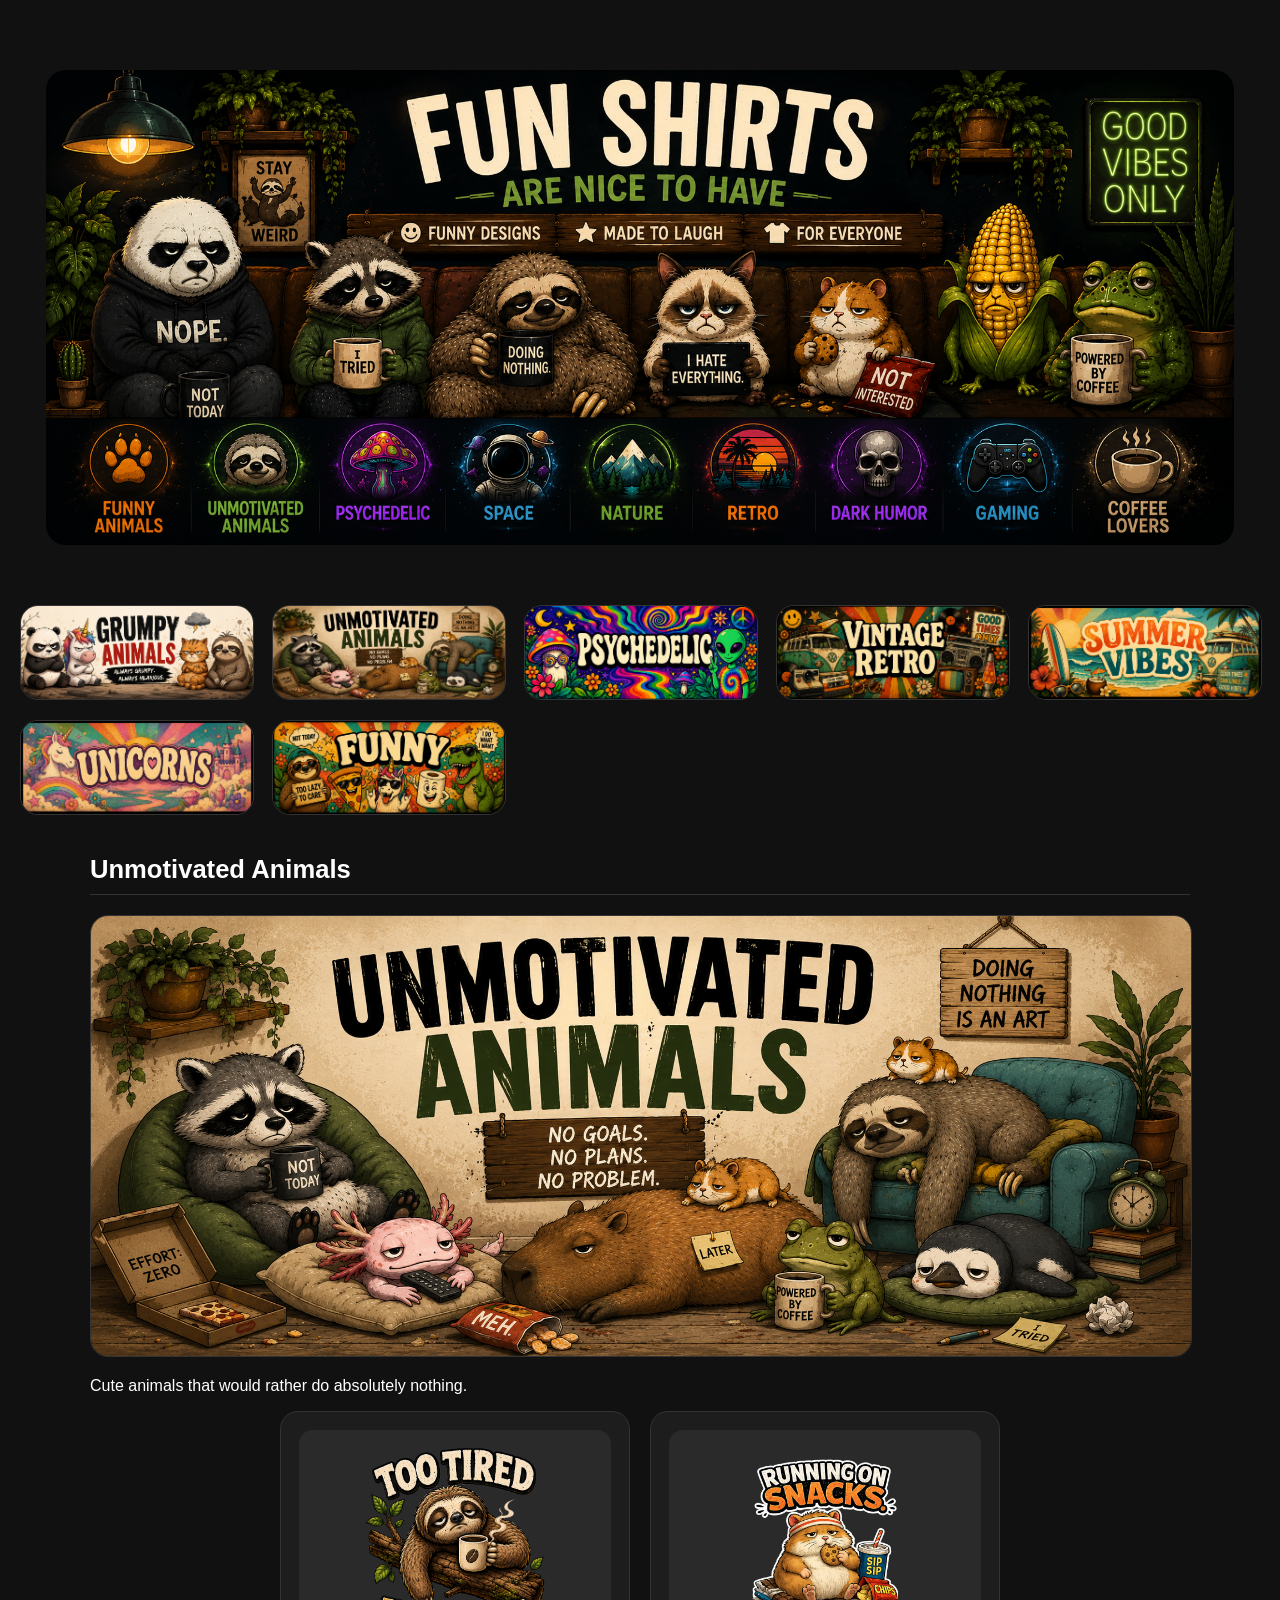
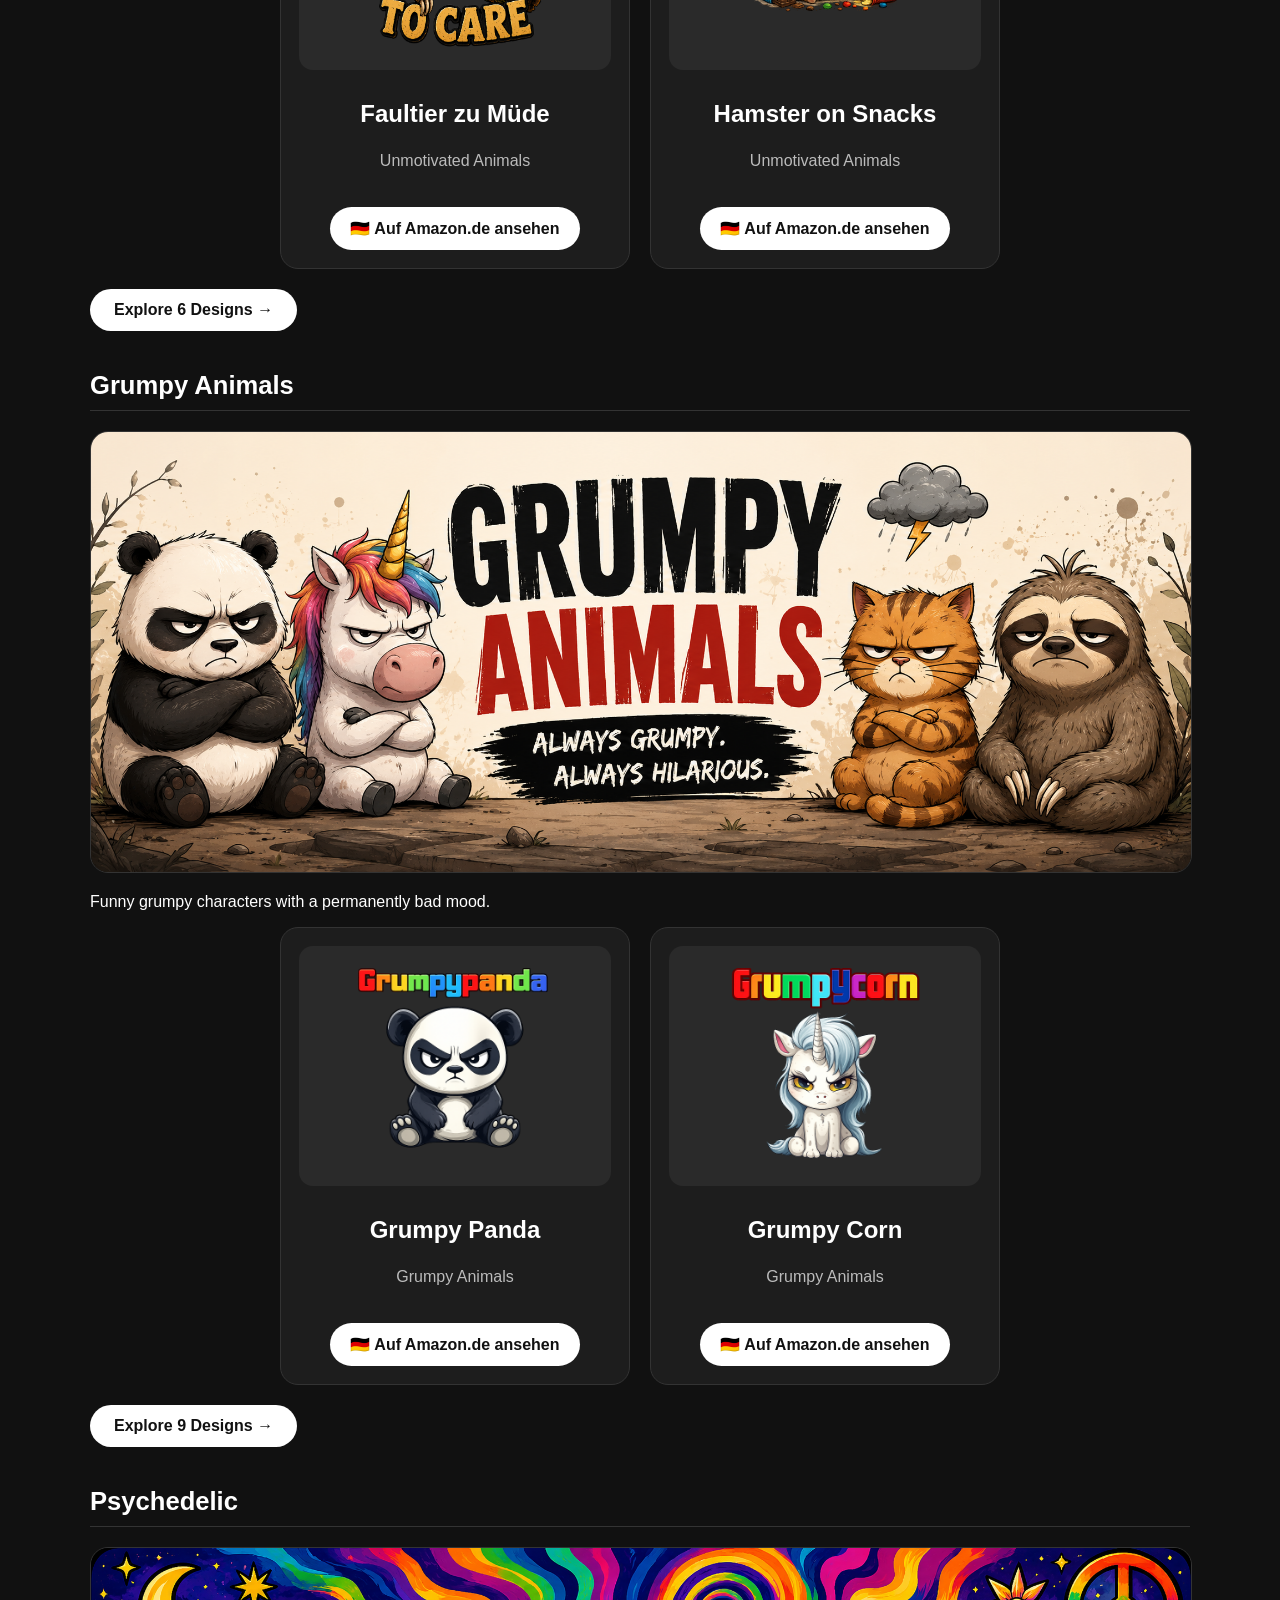
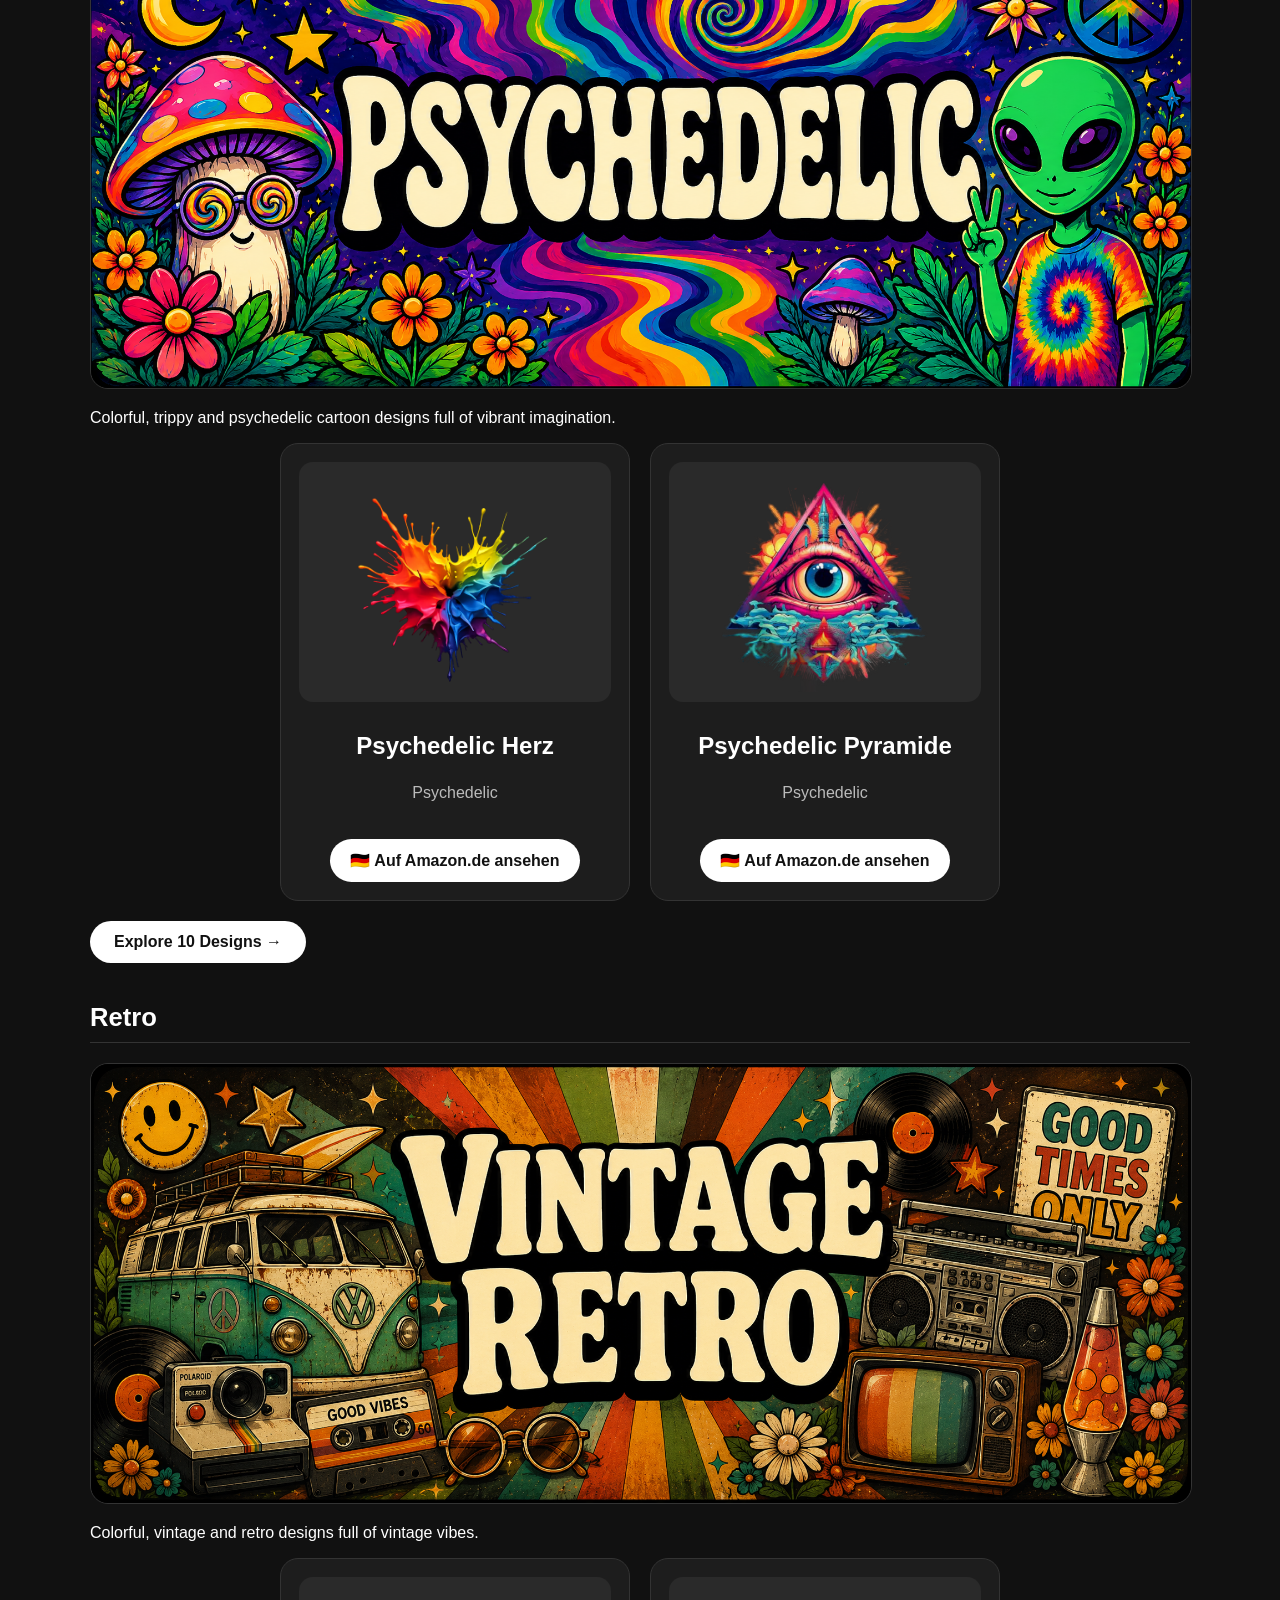
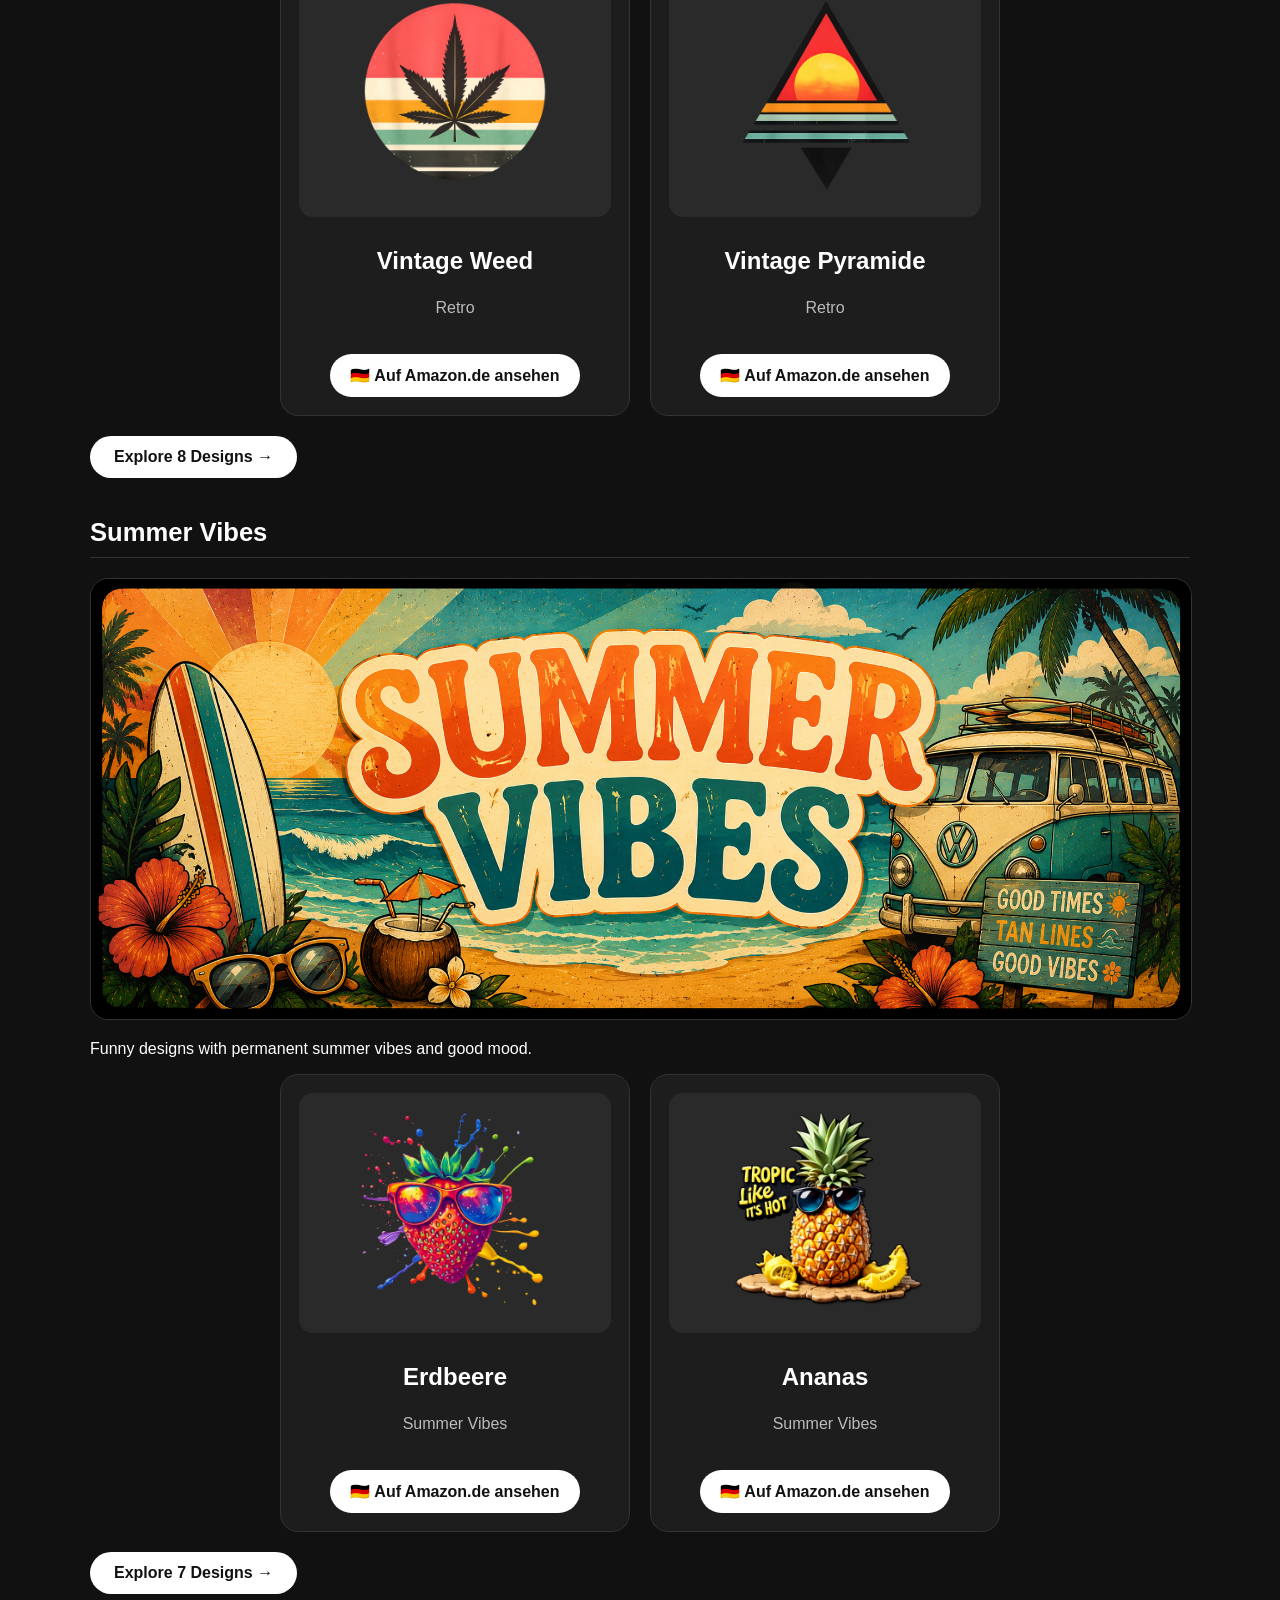
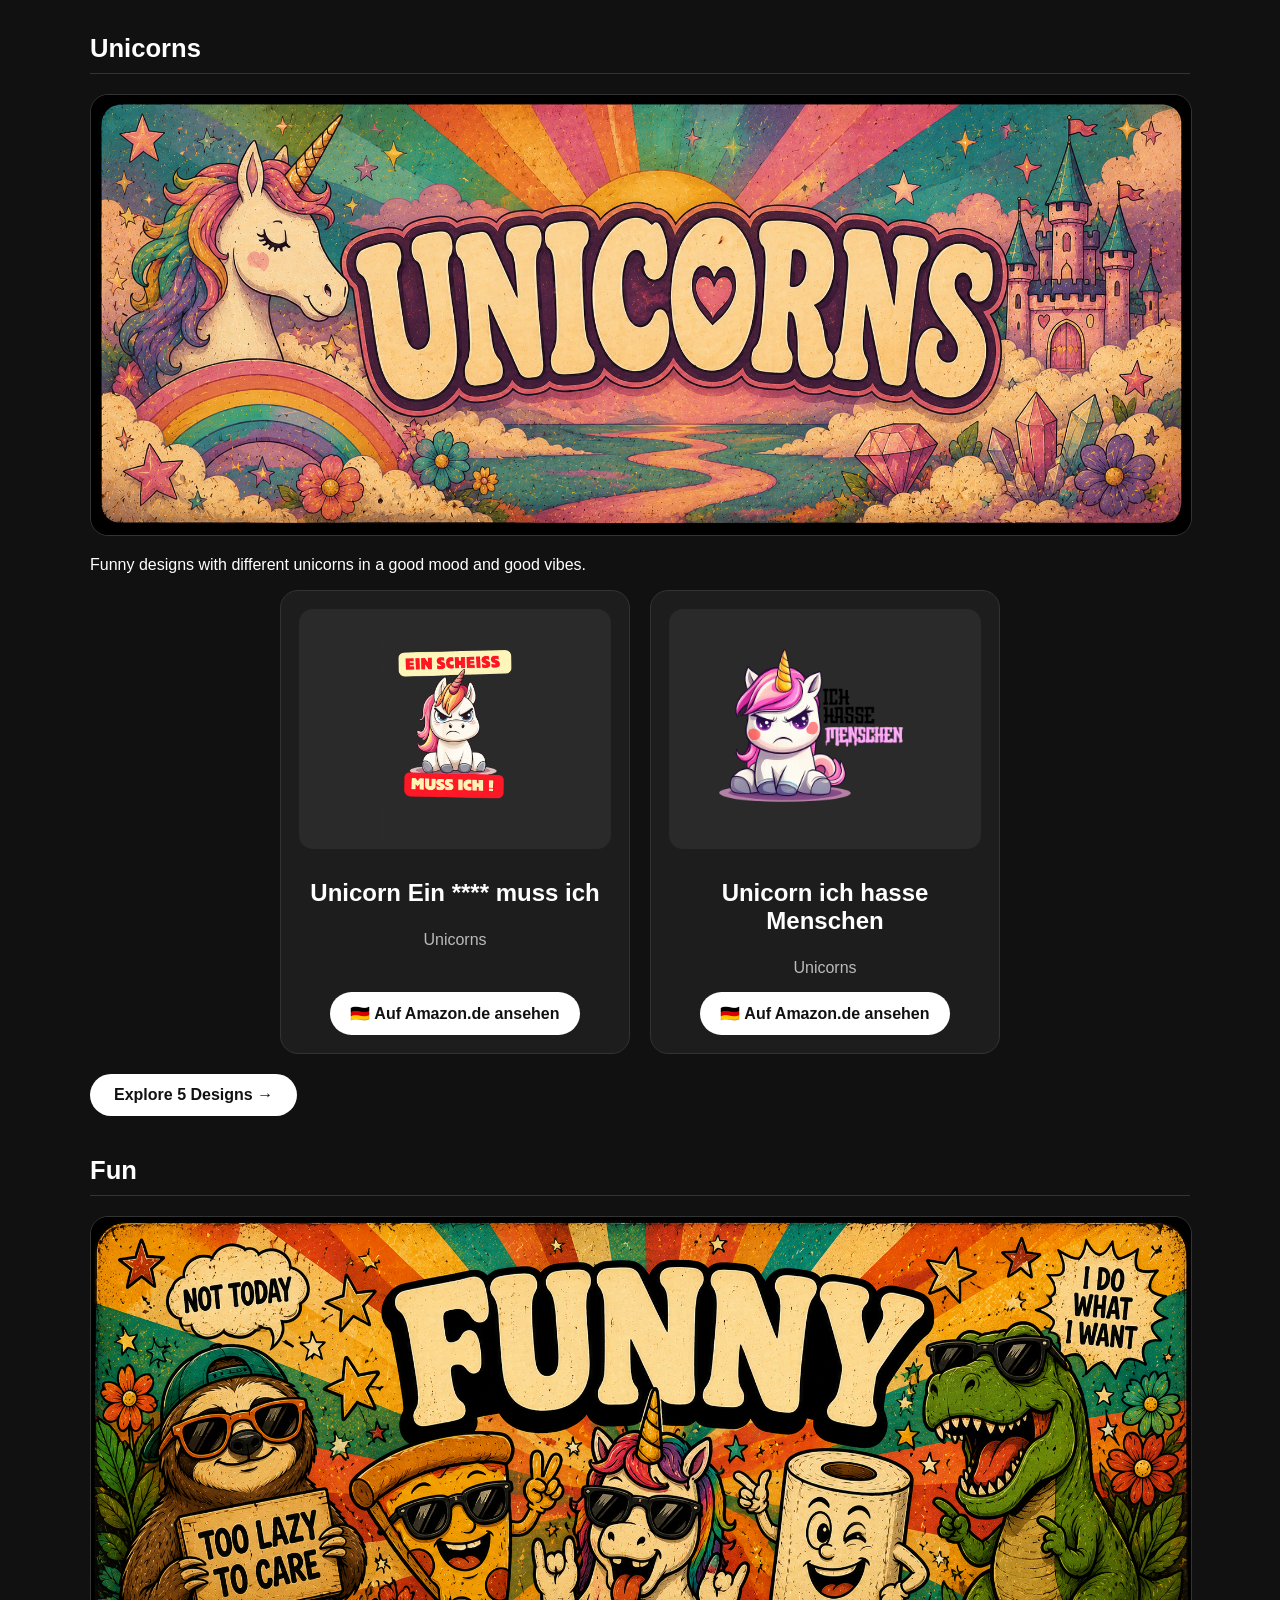
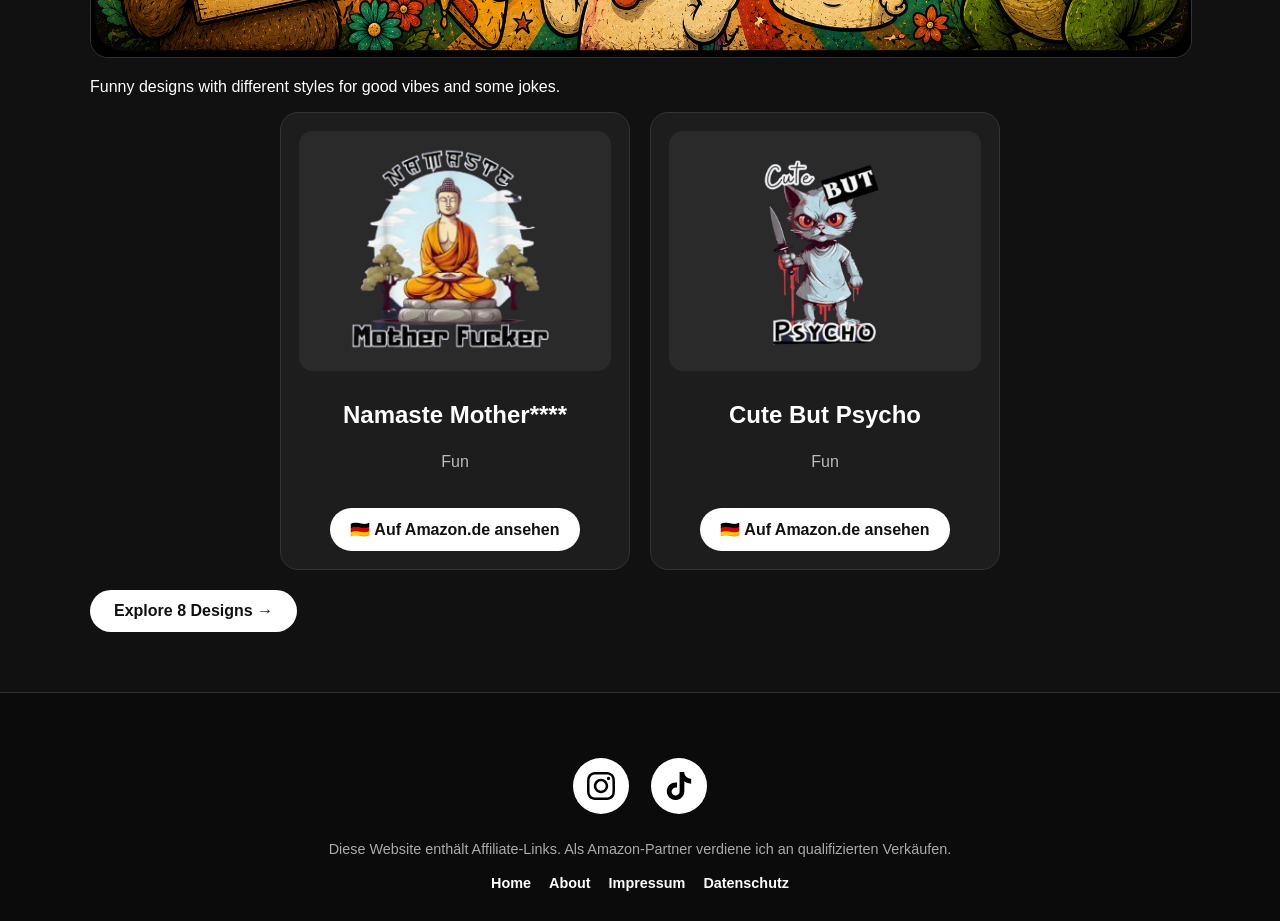
<file: index.html>
<!DOCTYPE html>
<html lang="de">
<head>
  <meta charset="UTF-8">
  <meta name="viewport" content="width=device-width, initial-scale=1.0">
  <title>Fun Shirts Are Nice To Have</title>
  <link rel="stylesheet" href="style.css">
</head>


  
<body>

<header class="site-header">
  <img
    src="images/header-banner.png"
    alt="Fun Shirts Are Nice To Have"
    class="header-banner">
</header>
<nav id="collectionNav" class="collection-nav"></nav>
<nav id="collectionNav"></nav>
  
<main id="designGrid">
</main>
<script src="scripts.js"></script>
</body>
  <footer class="site-footer">

  <div class="social-links">

    <a href="https://www.instagram.com/funshirtsarenicetohave/"
       target="_blank"
       aria-label="Instagram">
      <img src="images/icons/instagram.svg" alt="Instagram">
    </a>

    <a href="https://www.tiktok.com/@funshirtsarenicet"
       target="_blank"
       aria-label="TikTok">
      <img src="images/icons/tiktok.svg" alt="TikTok">
    </a>

  </div>

  <p>
    Diese Website enthält Affiliate-Links. Als Amazon-Partner verdiene ich an qualifizierten Verkäufen.
  </p>

  <nav>
    <a href="index.html">Home</a>
    <a href="about.html">About</a>
    <a href="impressum.html">Impressum</a>
    <a href="datenschutz.html">Datenschutz</a>
  </nav>

</footer>
</html>
</file>
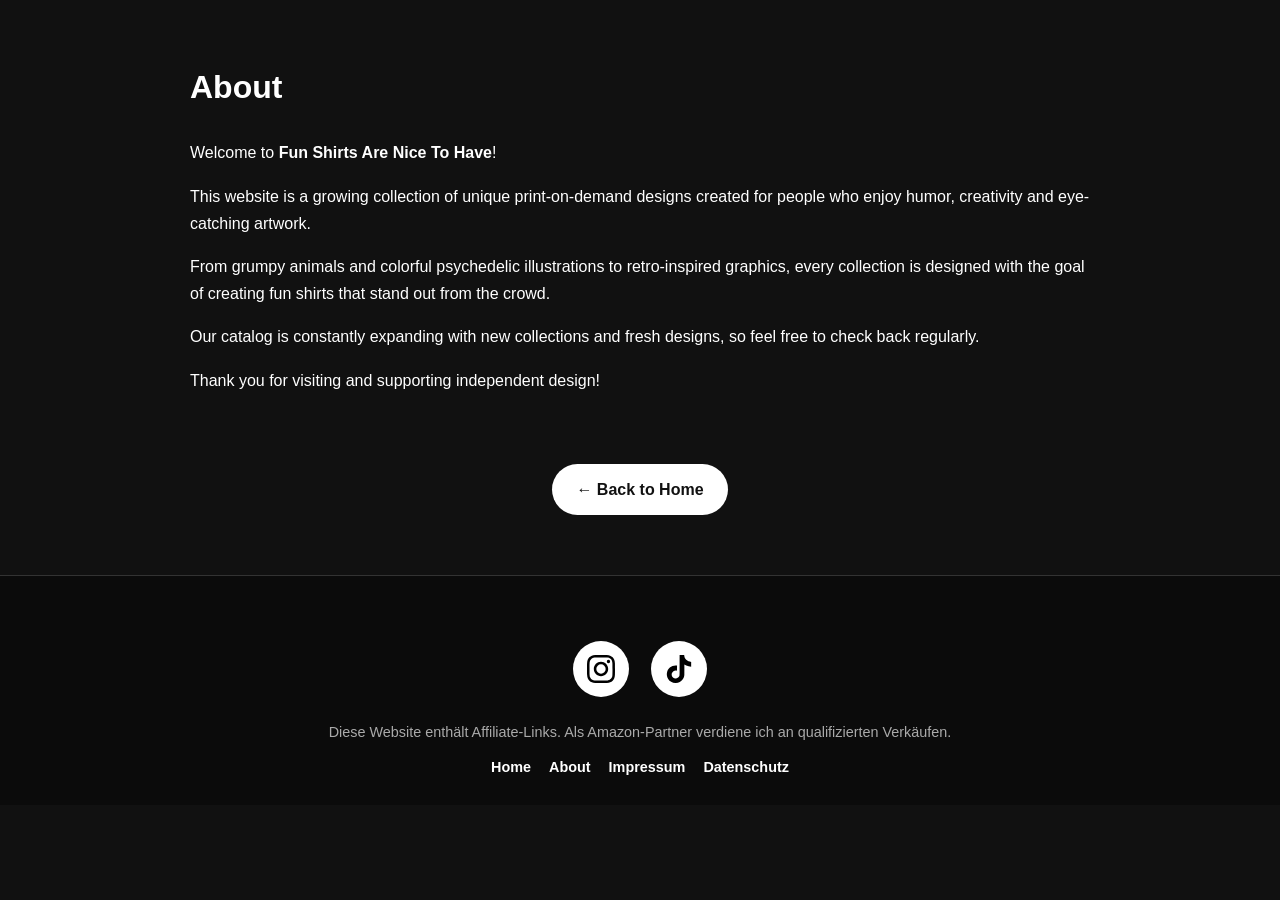
<file: about.html>
<!DOCTYPE html>
<html lang="de">
<head>
  <meta charset="UTF-8">
  <meta name="viewport" content="width=device-width, initial-scale=1.0">

  <title>About - Fun Shirts Are Nice To Have</title>

  <link rel="stylesheet" href="style.css">
</head>
<body>

<main class="legal-page">

<h1>About</h1>

<p>
Welcome to <strong>Fun Shirts Are Nice To Have</strong>!
</p>

<p>
This website is a growing collection of unique print-on-demand designs created for people who enjoy humor, creativity and eye-catching artwork.
</p>

<p>
From grumpy animals and colorful psychedelic illustrations to retro-inspired graphics, every collection is designed with the goal of creating fun shirts that stand out from the crowd.
</p>

<p>
Our catalog is constantly expanding with new collections and fresh designs, so feel free to check back regularly.
</p>

<p>
Thank you for visiting and supporting independent design!
</p>

<div style="text-align:center; margin:50px 0;">
  <a href="index.html" class="explore-button">← Back to Home</a>
</div>

</main>

<footer class="site-footer">

  <div class="social-links">

    <a href="https://www.instagram.com/funshirtsarenicetohave/"
       target="_blank"
       aria-label="Instagram">
      <img src="images/icons/instagram.svg" alt="Instagram">
    </a>

    <a href="https://www.tiktok.com/@funshirtsarenicet"
       target="_blank"
       aria-label="TikTok">
      <img src="images/icons/tiktok.svg" alt="TikTok">
    </a>

  </div>

  <p>
    Diese Website enthält Affiliate-Links. Als Amazon-Partner verdiene ich an qualifizierten Verkäufen.
  </p>

  <nav>
    <a href="index.html">Home</a>
    <a href="about.html">About</a>
    <a href="impressum.html">Impressum</a>
    <a href="datenschutz.html">Datenschutz</a>
  </nav>

</footer>

</body>
</html>
</file>
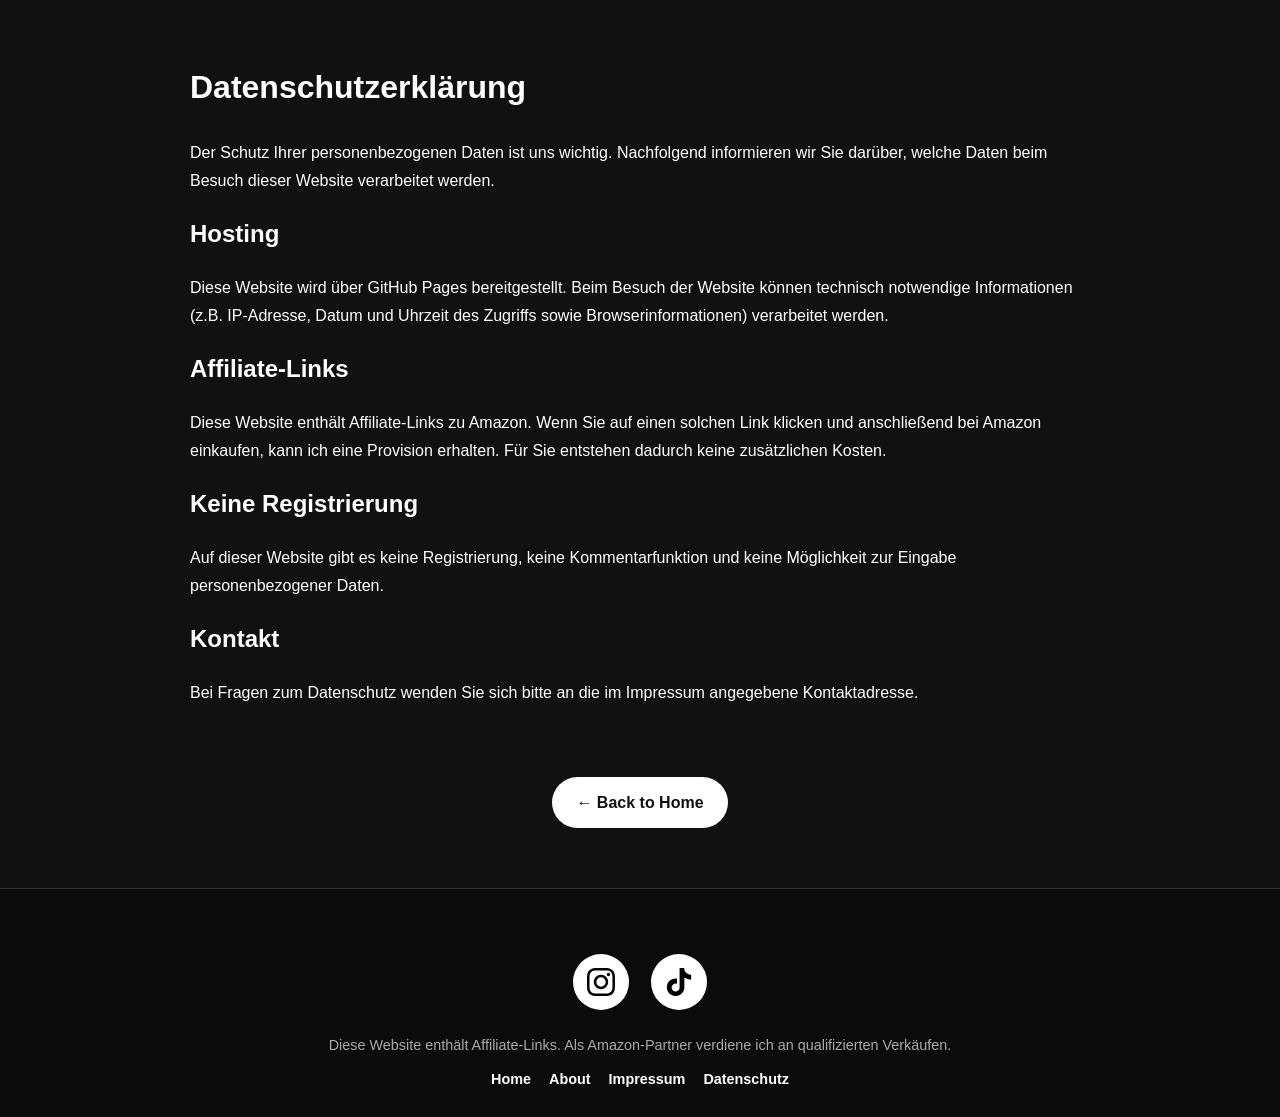
<file: datenschutz.html>
<!DOCTYPE html>
<html lang="de">
<head>
  <meta charset="UTF-8">
  <meta name="viewport" content="width=device-width, initial-scale=1.0">

  <title>Datenschutzerklärung - Fun Shirts Are Nice To Have</title>

  <link rel="stylesheet" href="style.css">
</head>
<body>

<main class="legal-page">

<h1>Datenschutzerklärung</h1>

<p>
Der Schutz Ihrer personenbezogenen Daten ist uns wichtig.
Nachfolgend informieren wir Sie darüber, welche Daten beim Besuch dieser Website verarbeitet werden.
</p>

<h2>Hosting</h2>

<p>
Diese Website wird über GitHub Pages bereitgestellt.
Beim Besuch der Website können technisch notwendige Informationen (z.B. IP-Adresse, Datum und Uhrzeit des Zugriffs sowie Browserinformationen) verarbeitet werden.
</p>

<h2>Affiliate-Links</h2>

<p>
Diese Website enthält Affiliate-Links zu Amazon.
Wenn Sie auf einen solchen Link klicken und anschließend bei Amazon einkaufen, kann ich eine Provision erhalten.
Für Sie entstehen dadurch keine zusätzlichen Kosten.
</p>

<h2>Keine Registrierung</h2>

<p>
Auf dieser Website gibt es keine Registrierung, keine Kommentarfunktion und keine Möglichkeit zur Eingabe personenbezogener Daten.
</p>

<h2>Kontakt</h2>

<p>
Bei Fragen zum Datenschutz wenden Sie sich bitte an die im Impressum angegebene Kontaktadresse.
</p>

<div style="text-align:center; margin:50px 0;">
  <a href="index.html" class="explore-button">← Back to Home</a>
</div>

</main>

<footer class="site-footer">

  <div class="social-links">

    <a href="https://www.instagram.com/funshirtsarenicetohave/"
       target="_blank"
       aria-label="Instagram">
      <img src="images/icons/instagram.svg" alt="Instagram">
    </a>

    <a href="https://www.tiktok.com/@funshirtsarenicet"
       target="_blank"
       aria-label="TikTok">
      <img src="images/icons/tiktok.svg" alt="TikTok">
    </a>

  </div>

  <p>
    Diese Website enthält Affiliate-Links. Als Amazon-Partner verdiene ich an qualifizierten Verkäufen.
  </p>

  <nav>
    <a href="index.html">Home</a>
    <a href="about.html">About</a>
    <a href="impressum.html">Impressum</a>
    <a href="datenschutz.html">Datenschutz</a>
  </nav>

</footer>

</body>
</html>
</file>
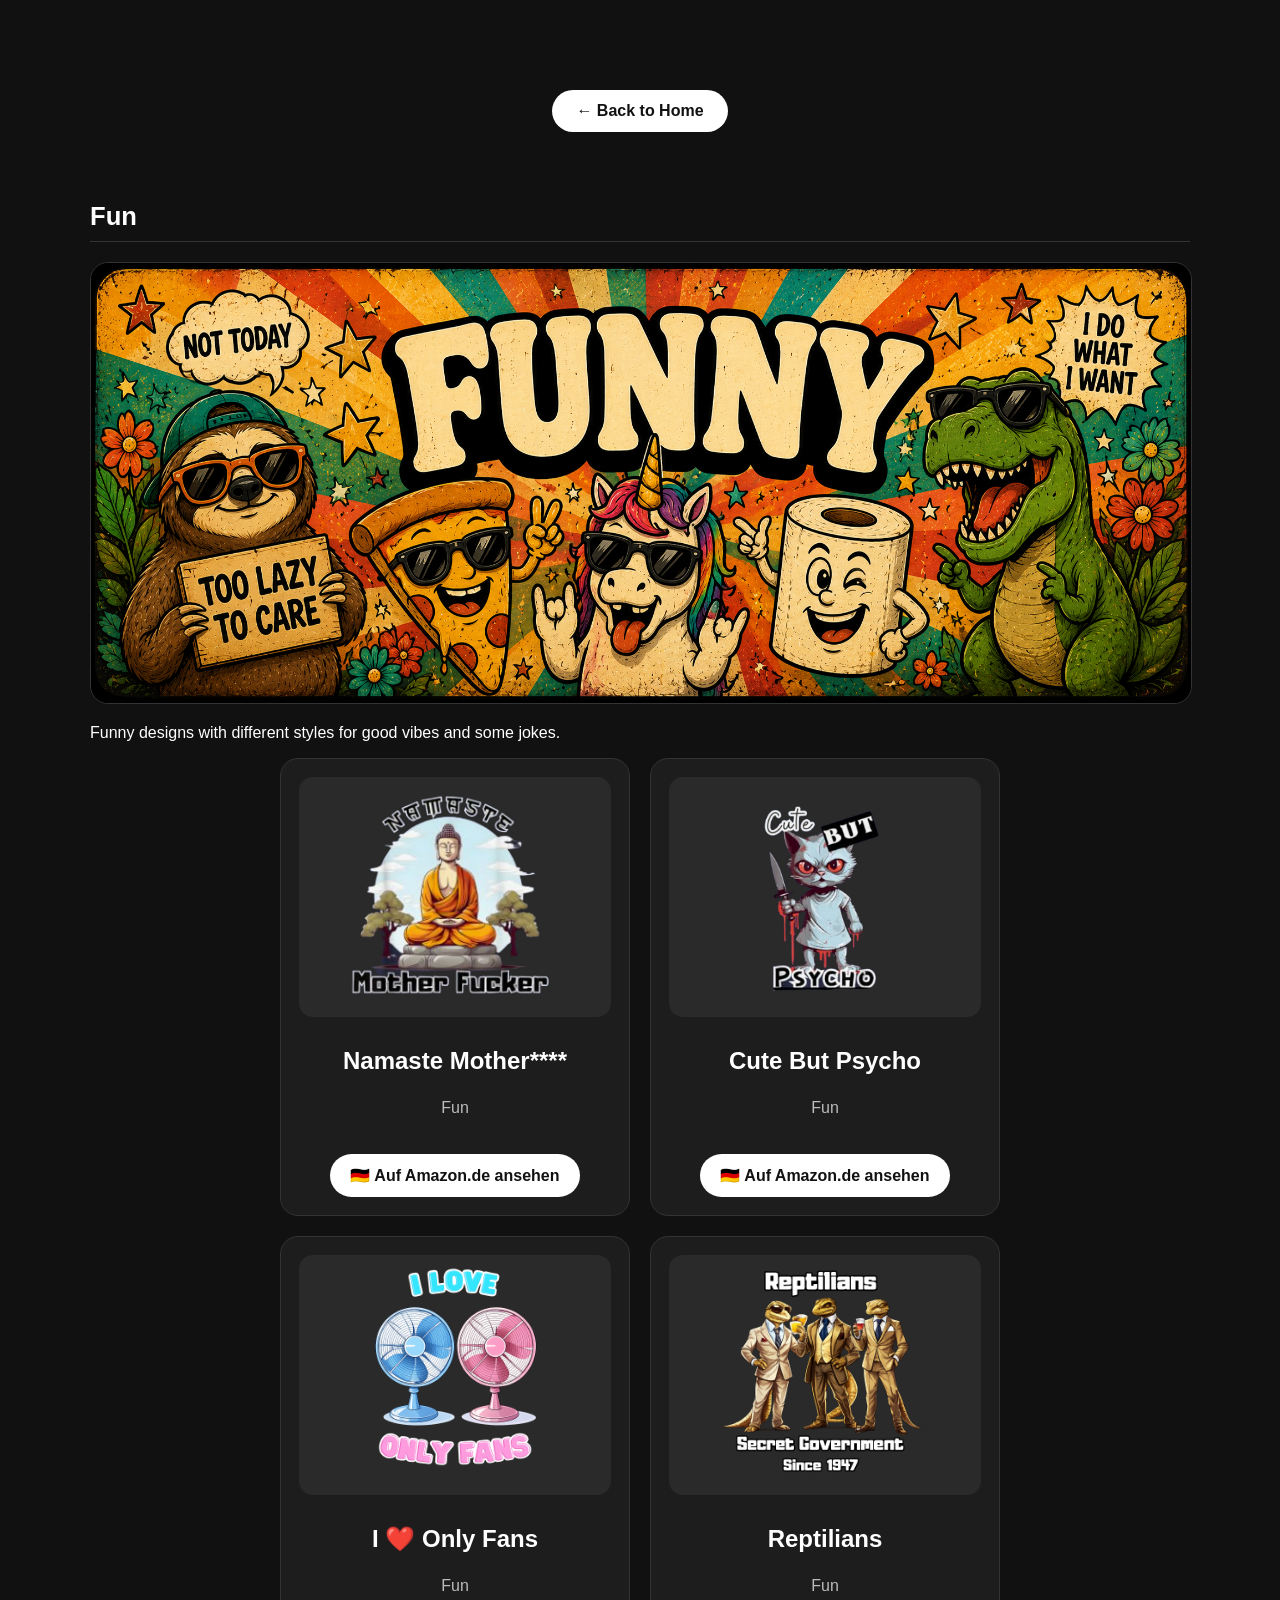
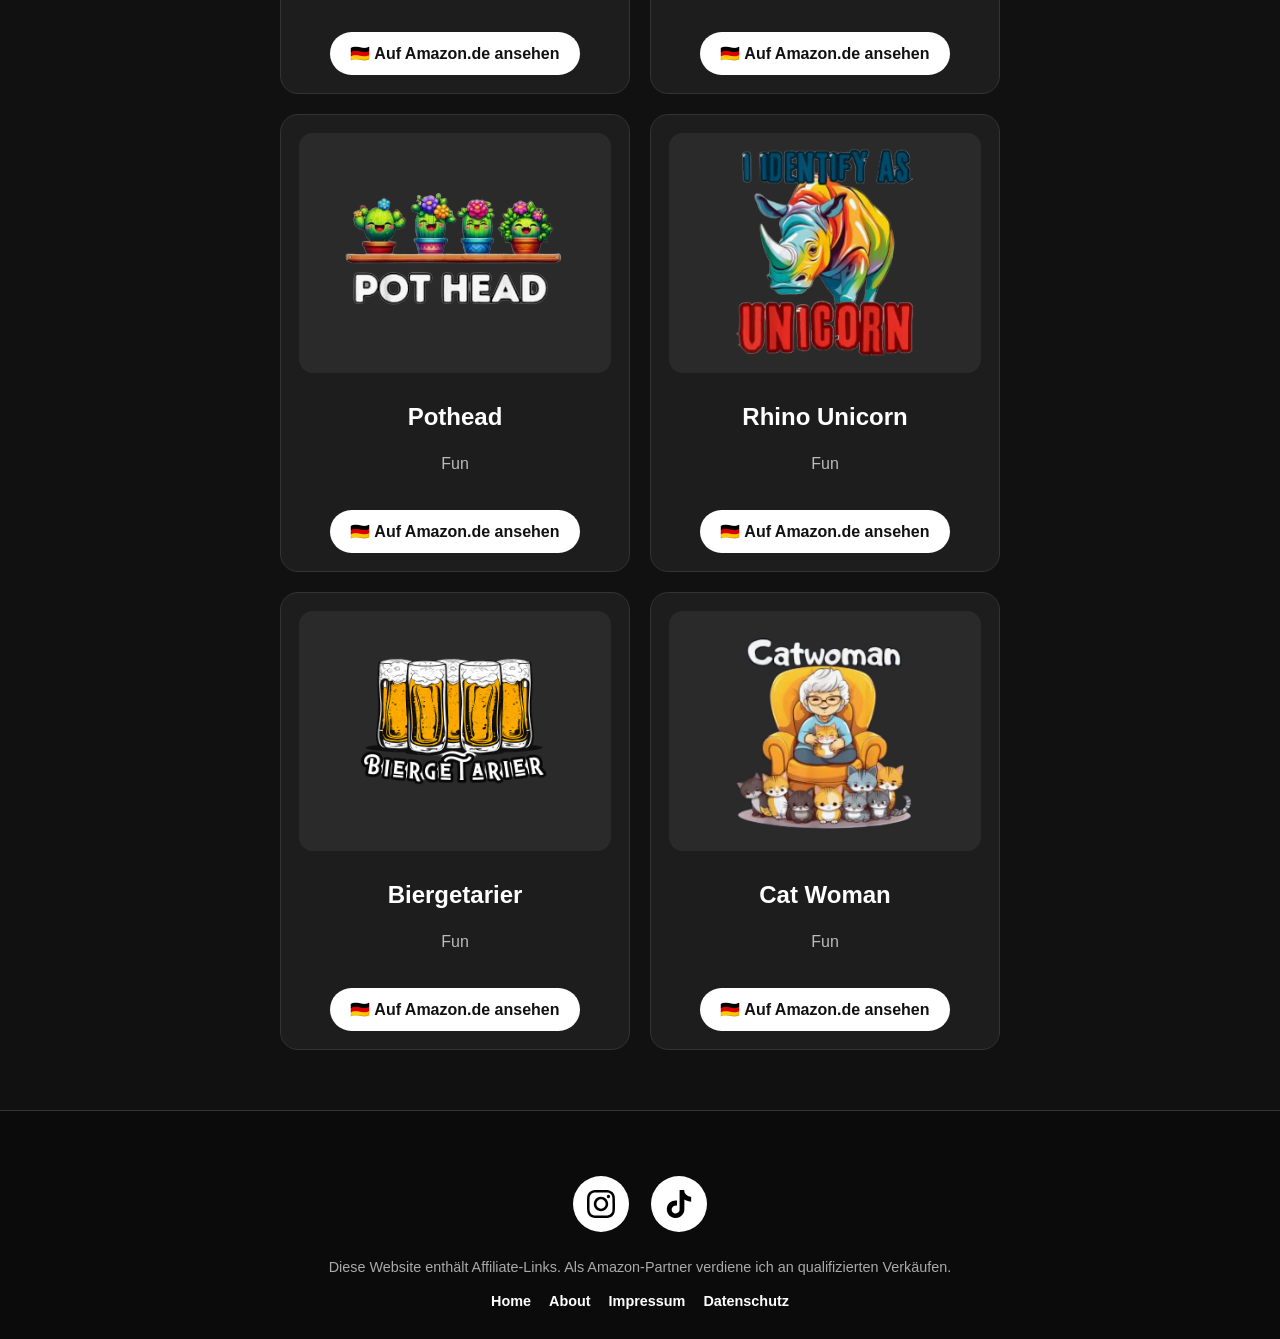
<file: fun.html>
<!DOCTYPE html>
<html lang="de">
<head>
  <meta charset="UTF-8">
  <meta name="viewport" content="width=device-width, initial-scale=1.0">
  <title>Fun</title>
  <link rel="stylesheet" href="style.css">
</head>
<body>

<header class="site-header">
  <a href="index.html">← Back to Home</a>
</header>

<main id="designGrid"></main>

<script>
const currentCollection = "Fun";
</script>

<script src="scripts.js"></script>

</body>
<footer class="site-footer">

  <div class="social-links">

    <a href="https://www.instagram.com/funshirtsarenicetohave/"
       target="_blank"
       aria-label="Instagram">
      <img src="images/icons/instagram.svg" alt="Instagram">
    </a>

    <a href="https://www.tiktok.com/@funshirtsarenicet"
       target="_blank"
       aria-label="TikTok">
      <img src="images/icons/tiktok.svg" alt="TikTok">
    </a>

  </div>

  <p>
    Diese Website enthält Affiliate-Links. Als Amazon-Partner verdiene ich an qualifizierten Verkäufen.
  </p>

  <nav>
    <a href="index.html">Home</a>
    <a href="about.html">About</a>
    <a href="impressum.html">Impressum</a>
    <a href="datenschutz.html">Datenschutz</a>
  </nav>

</footer>
</html>
</file>
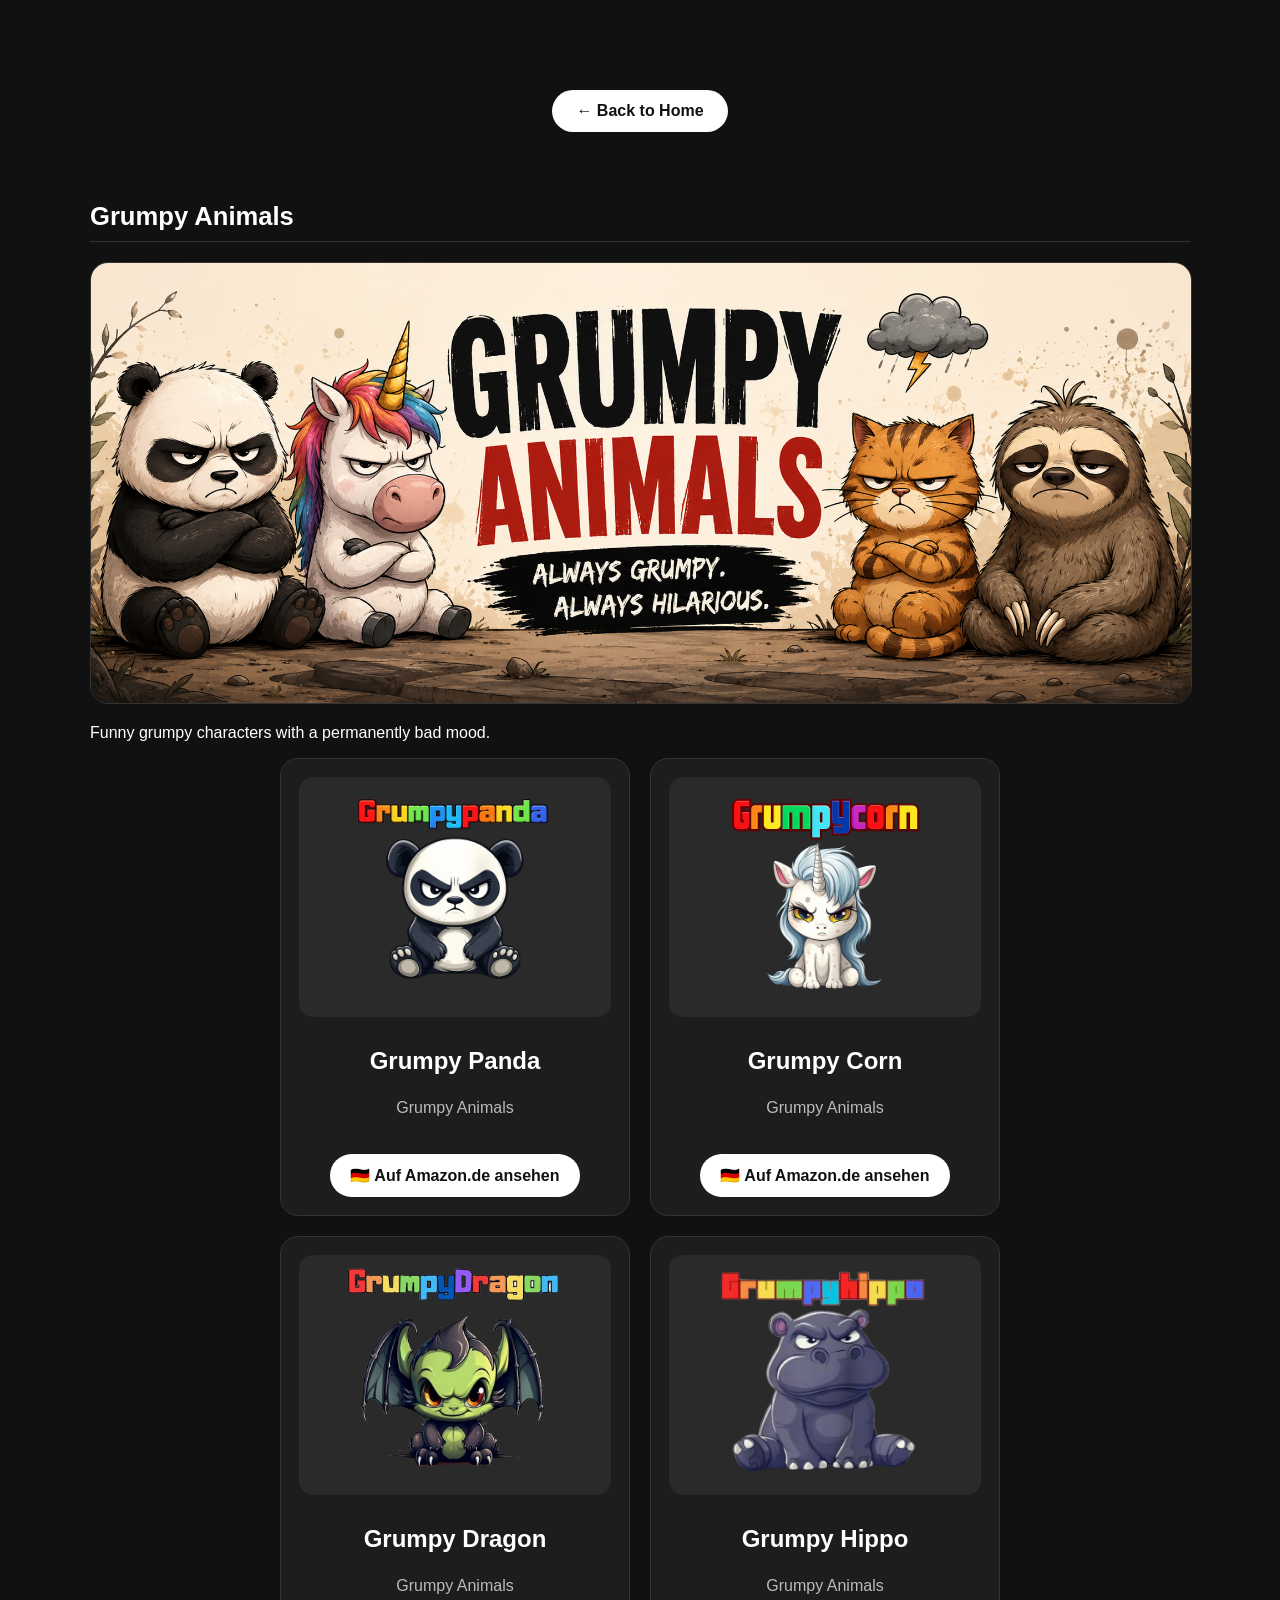
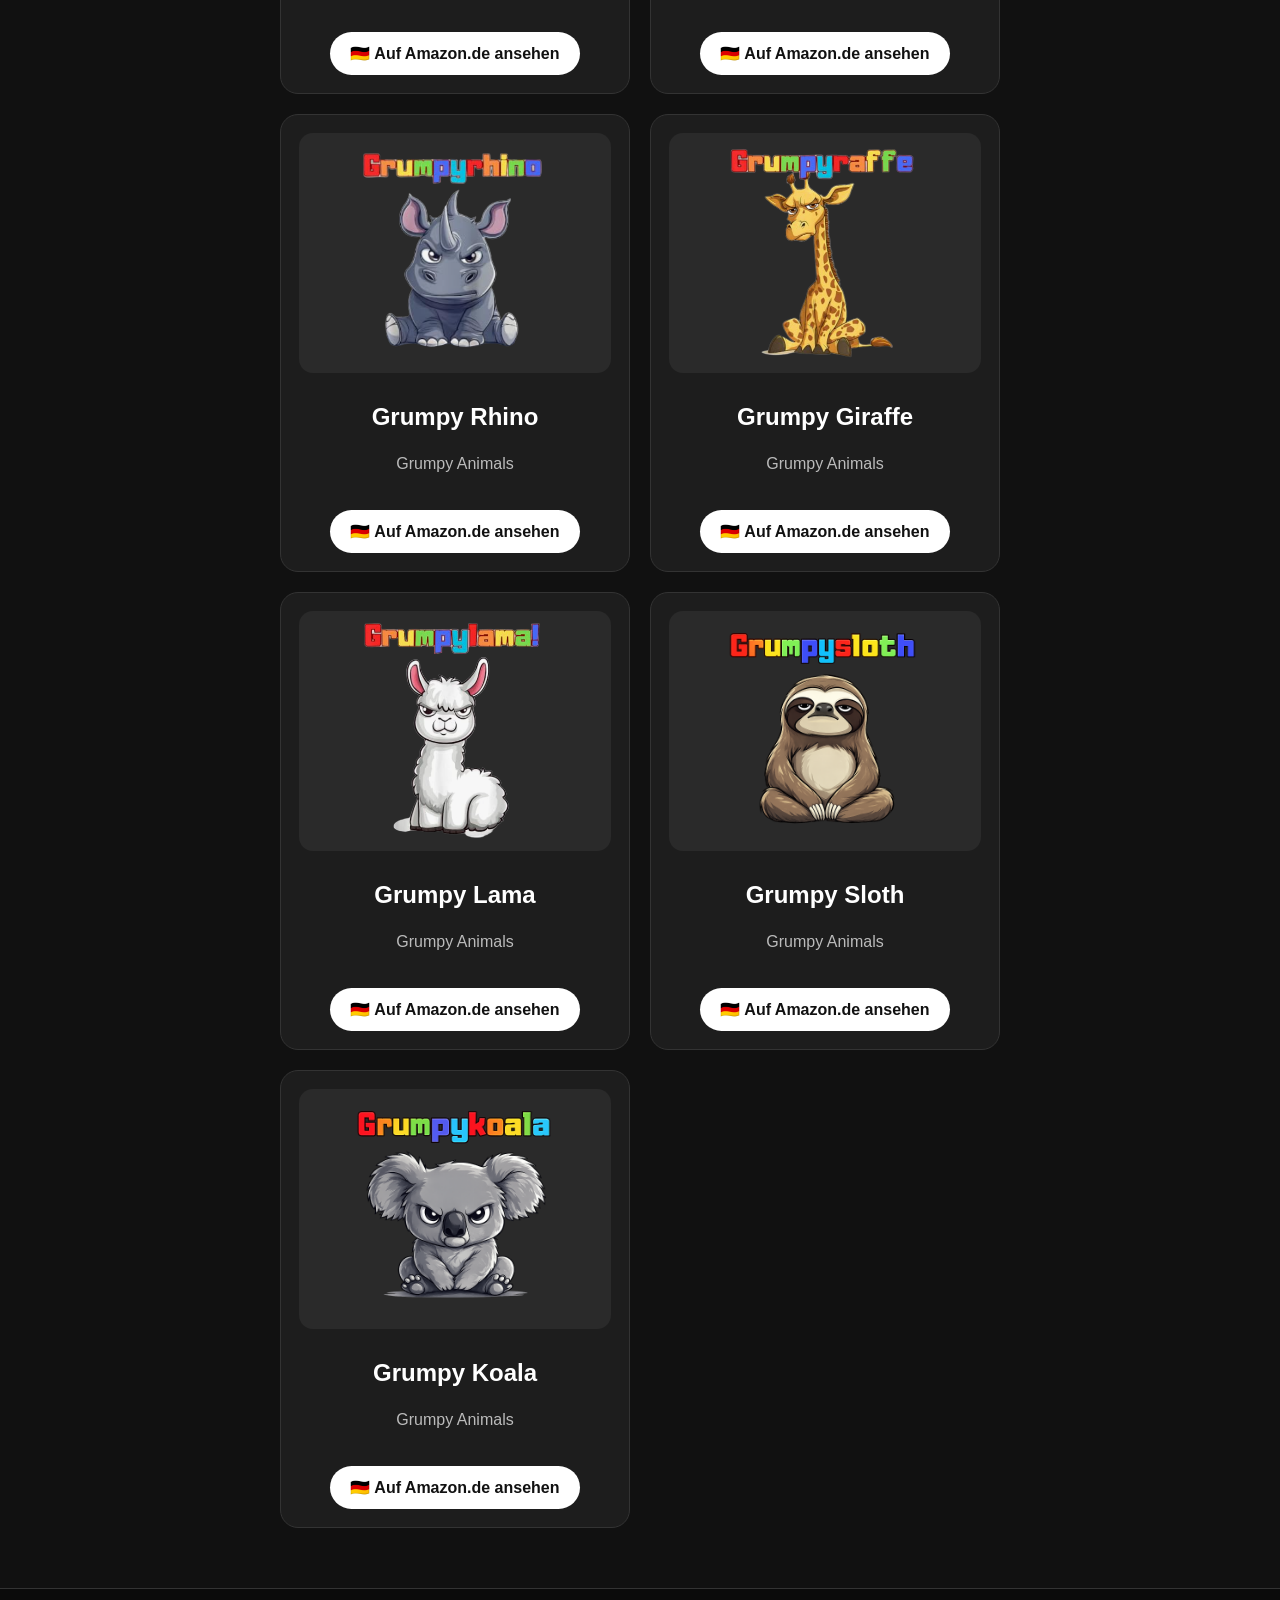
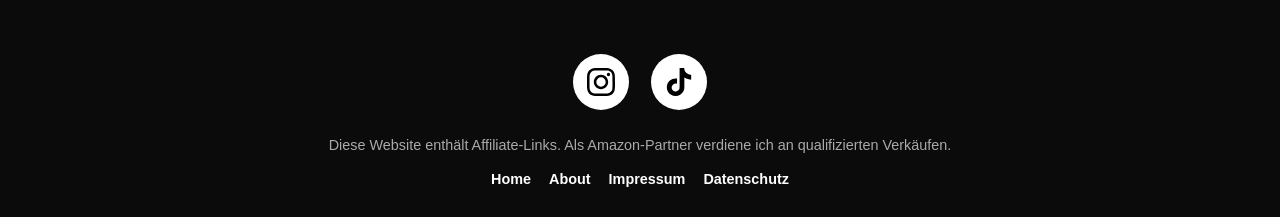
<file: grumpy-animals.html>
<!DOCTYPE html>
<html lang="de">
<head>
  <meta charset="UTF-8">
  <meta name="viewport" content="width=device-width, initial-scale=1.0">
  <title>Grumpy Animals</title>
  <link rel="stylesheet" href="style.css">
</head>

<body>

<header class="site-header">
  <a href="index.html">← Back to Home</a>
</header>

<main id="designGrid"></main>

<script>
const currentCollection = "Grumpy Animals";
</script>

<script src="scripts.js"></script>
</body>
<footer class="site-footer">

  <div class="social-links">

    <a href="https://www.instagram.com/funshirtsarenicetohave/"
       target="_blank"
       aria-label="Instagram">
      <img src="images/icons/instagram.svg" alt="Instagram">
    </a>

    <a href="https://www.tiktok.com/@funshirtsarenicet"
       target="_blank"
       aria-label="TikTok">
      <img src="images/icons/tiktok.svg" alt="TikTok">
    </a>

  </div>

  <p>
    Diese Website enthält Affiliate-Links. Als Amazon-Partner verdiene ich an qualifizierten Verkäufen.
  </p>

  <nav>
    <a href="index.html">Home</a>
    <a href="about.html">About</a>
    <a href="impressum.html">Impressum</a>
    <a href="datenschutz.html">Datenschutz</a>
  </nav>

</footer>
</html>
</file>
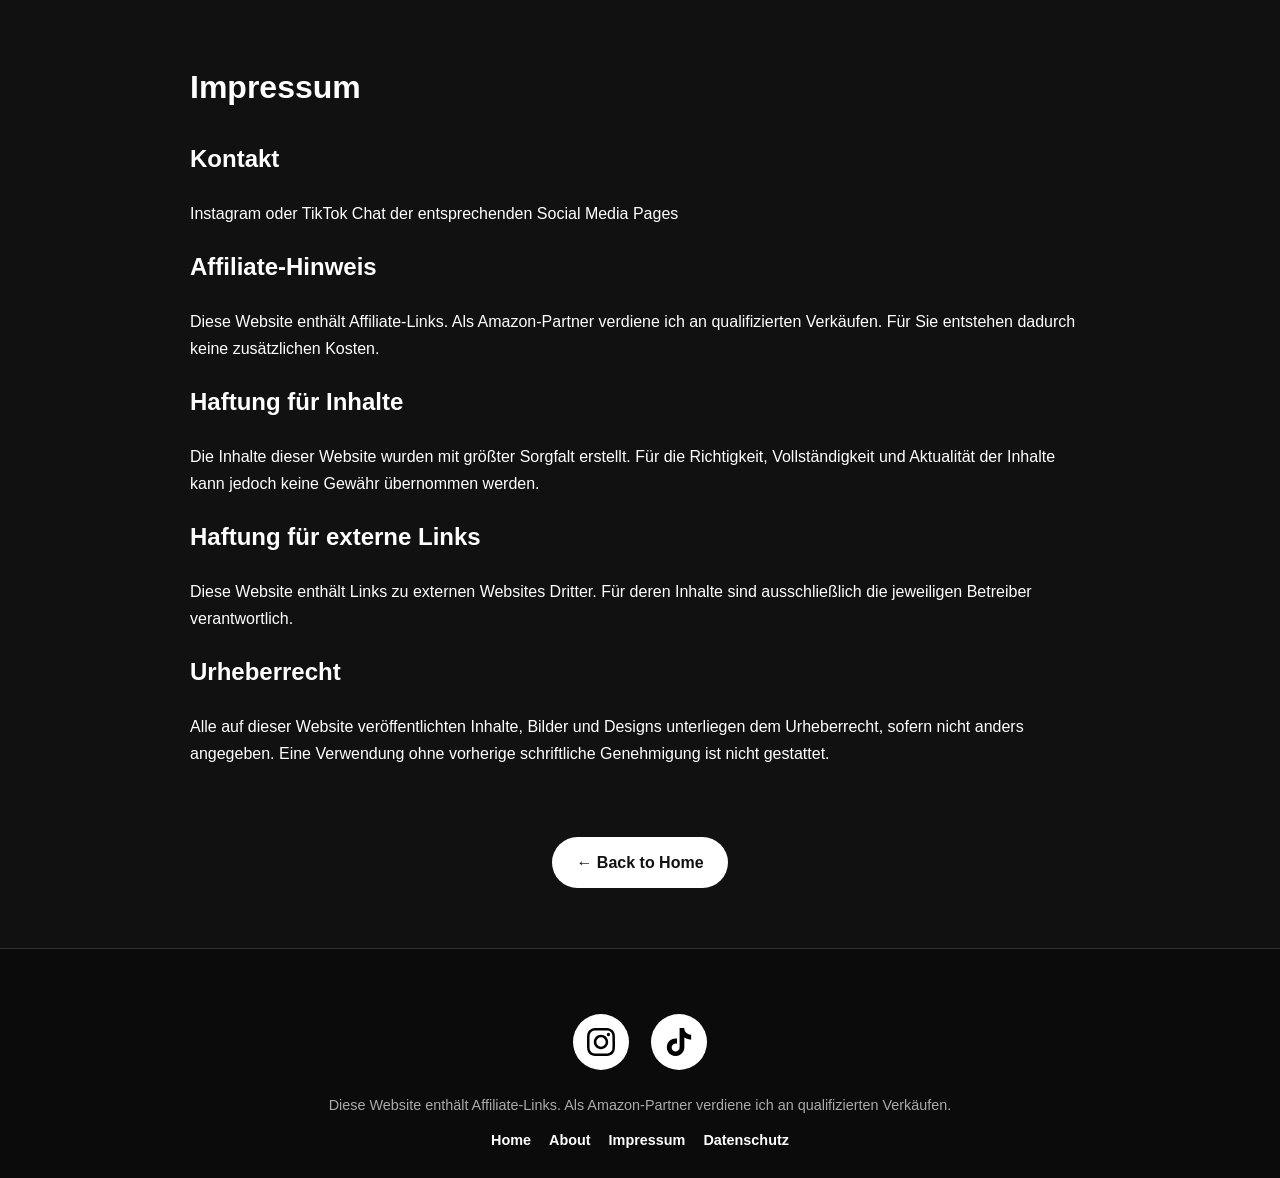
<file: impressum.html>
<!DOCTYPE html>
<html lang="de">
<head>
  <meta charset="UTF-8">
  <meta name="viewport" content="width=device-width, initial-scale=1.0">

  <title>Impressum - Fun Shirts Are Nice To Have</title>

  <link rel="stylesheet" href="style.css">
</head>
<body>

<main class="legal-page">

<h1>Impressum</h1>

<h2>Kontakt</h2>

<p>
Instagram oder TikTok Chat der entsprechenden Social Media Pages
</p>

<h2>Affiliate-Hinweis</h2>

<p>
Diese Website enthält Affiliate-Links. Als Amazon-Partner verdiene ich an qualifizierten Verkäufen. Für Sie entstehen dadurch keine zusätzlichen Kosten.
</p>

<h2>Haftung für Inhalte</h2>

<p>
Die Inhalte dieser Website wurden mit größter Sorgfalt erstellt. Für die Richtigkeit, Vollständigkeit und Aktualität der Inhalte kann jedoch keine Gewähr übernommen werden.
</p>

<h2>Haftung für externe Links</h2>

<p>
Diese Website enthält Links zu externen Websites Dritter. Für deren Inhalte sind ausschließlich die jeweiligen Betreiber verantwortlich.
</p>

<h2>Urheberrecht</h2>

<p>
Alle auf dieser Website veröffentlichten Inhalte, Bilder und Designs unterliegen dem Urheberrecht, sofern nicht anders angegeben. Eine Verwendung ohne vorherige schriftliche Genehmigung ist nicht gestattet.
</p>

<div style="text-align:center; margin:50px 0;">
  <a href="index.html" class="explore-button">← Back to Home</a>
</div>

</main>

<footer class="site-footer">

  <div class="social-links">

    <a href="https://www.instagram.com/funshirtsarenicetohave/"
       target="_blank"
       aria-label="Instagram">
      <img src="images/icons/instagram.svg" alt="Instagram">
    </a>

    <a href="https://www.tiktok.com/@funshirtsarenicet"
       target="_blank"
       aria-label="TikTok">
      <img src="images/icons/tiktok.svg" alt="TikTok">
    </a>

  </div>

  <p>
    Diese Website enthält Affiliate-Links. Als Amazon-Partner verdiene ich an qualifizierten Verkäufen.
  </p>

  <nav>
    <a href="index.html">Home</a>
    <a href="about.html">About</a>
    <a href="impressum.html">Impressum</a>
    <a href="datenschutz.html">Datenschutz</a>
  </nav>

</footer>

</body>
</html>
</file>
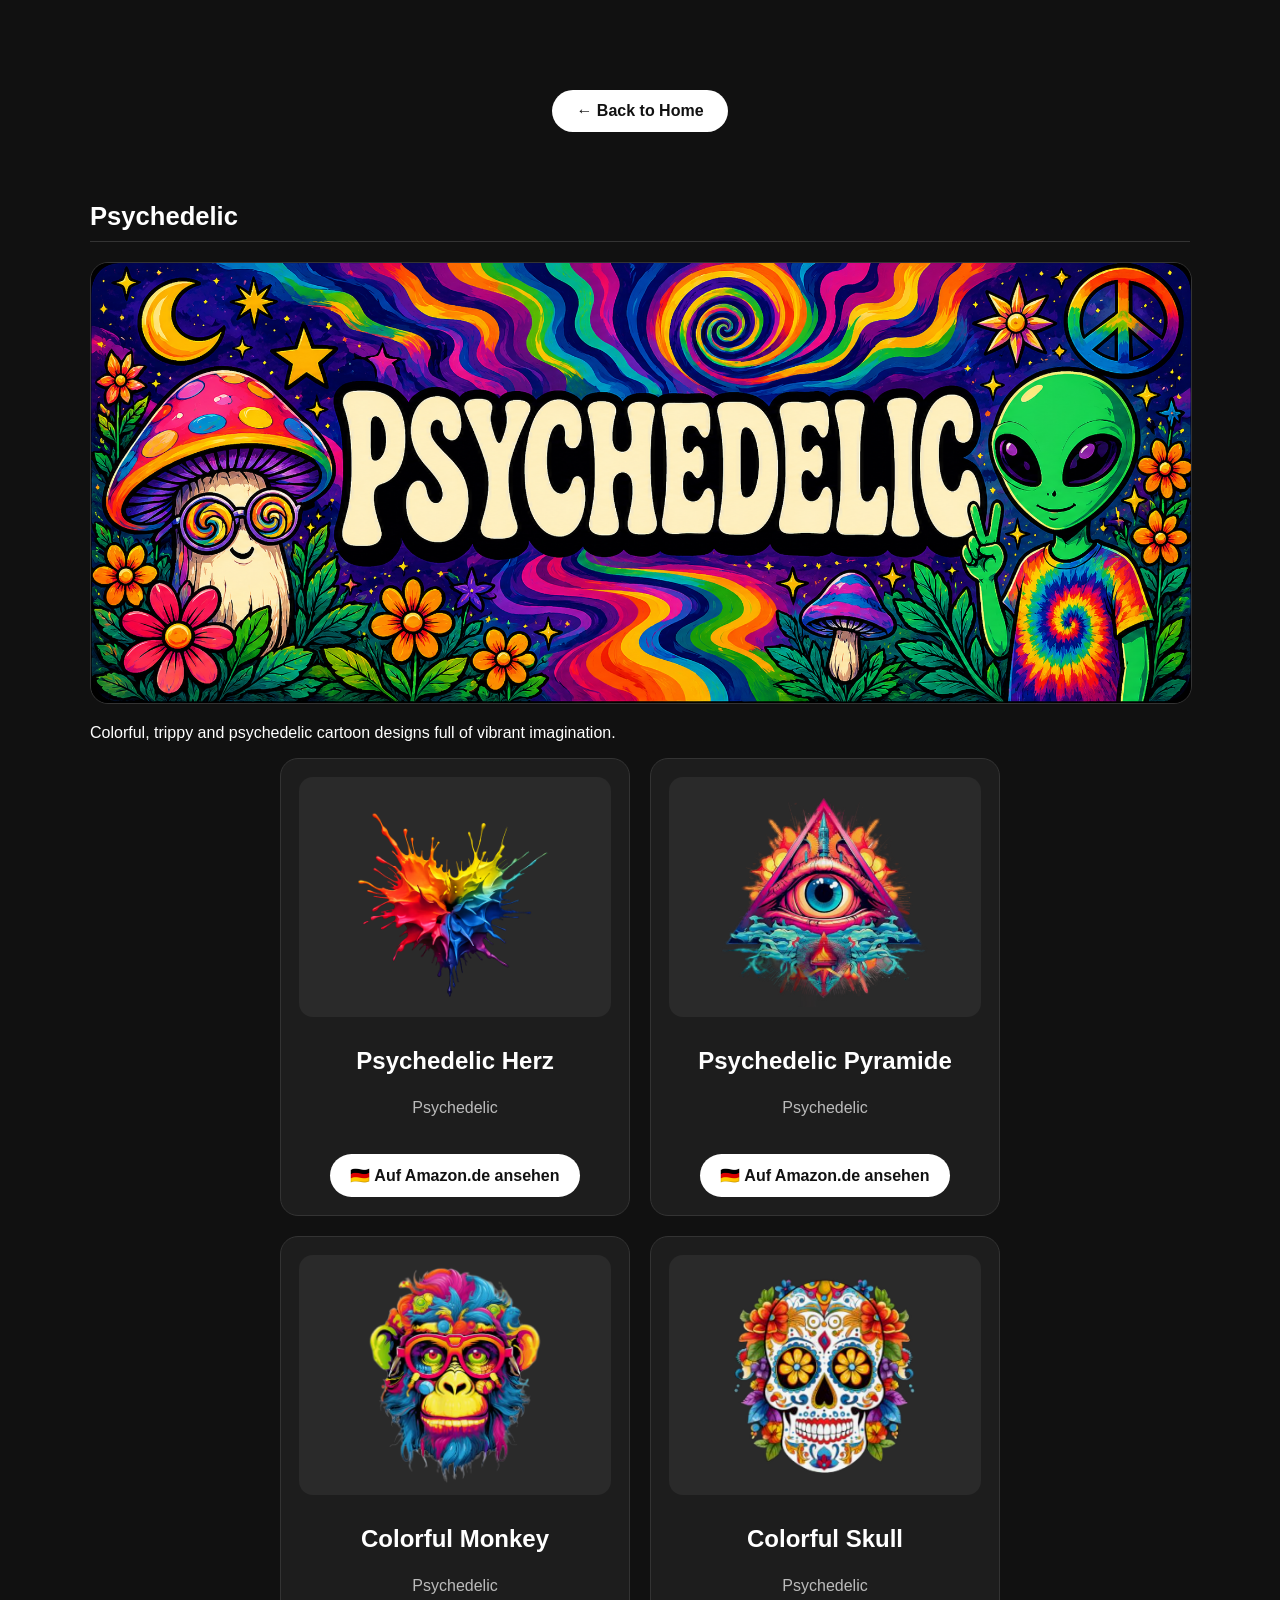
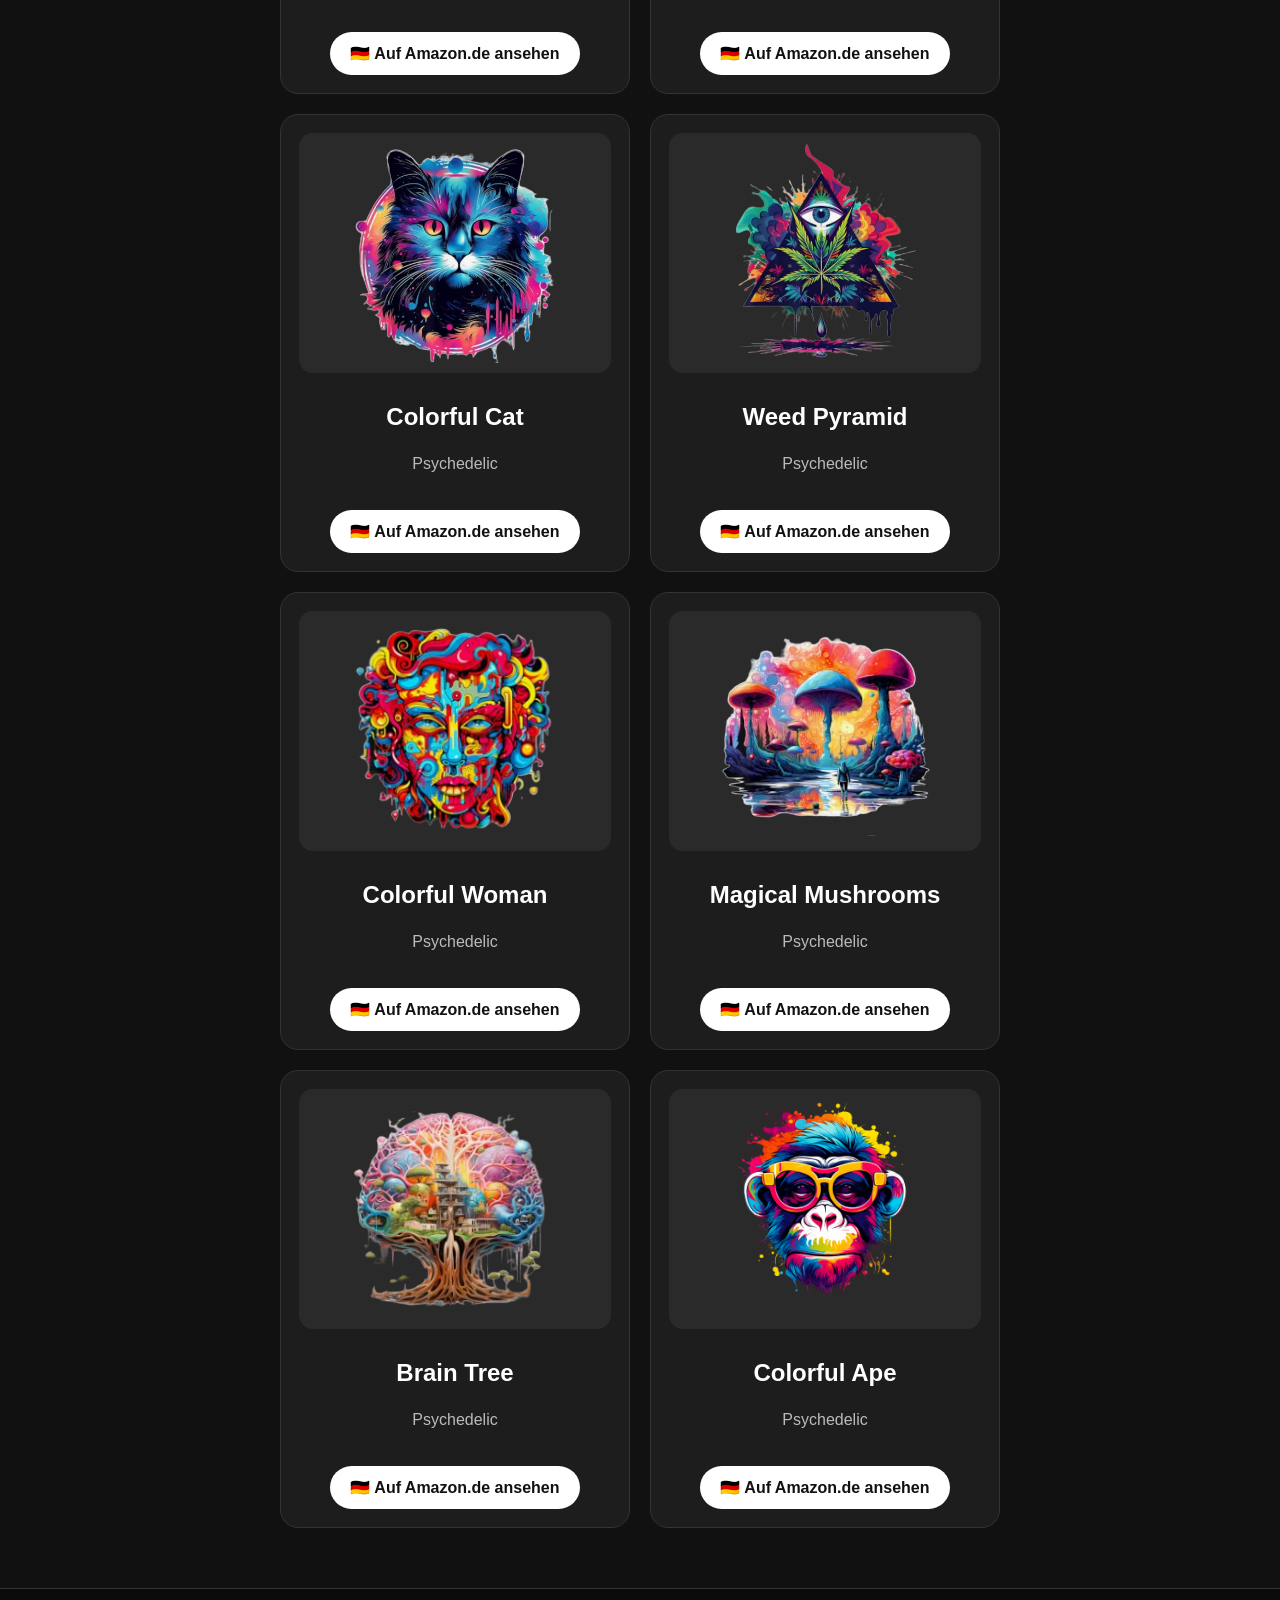
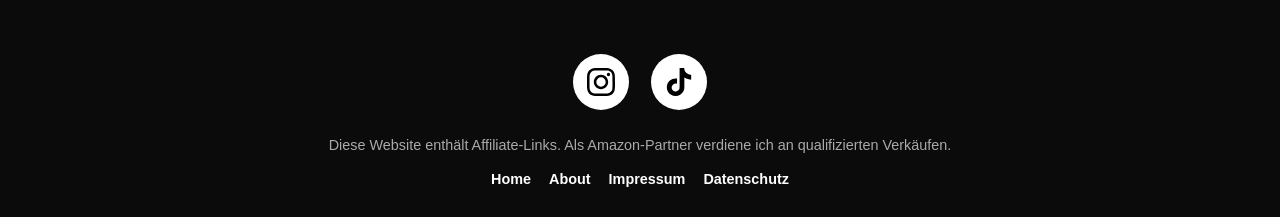
<file: psychedelic.html>
<!DOCTYPE html>
<html lang="de">
<head>
  <meta charset="UTF-8">
  <meta name="viewport" content="width=device-width, initial-scale=1.0">
  <title>Psychedelic</title>
  <link rel="stylesheet" href="style.css">
</head>
<body>

<header class="site-header">
  <a href="index.html">← Back to Home</a>
</header>

<main id="designGrid"></main>

<script>
const currentCollection = "Psychedelic";
</script>

<script src="scripts.js"></script>

</body>
<footer class="site-footer">

  <div class="social-links">

    <a href="https://www.instagram.com/funshirtsarenicetohave/"
       target="_blank"
       aria-label="Instagram">
      <img src="images/icons/instagram.svg" alt="Instagram">
    </a>

    <a href="https://www.tiktok.com/@funshirtsarenicet"
       target="_blank"
       aria-label="TikTok">
      <img src="images/icons/tiktok.svg" alt="TikTok">
    </a>

  </div>

  <p>
    Diese Website enthält Affiliate-Links. Als Amazon-Partner verdiene ich an qualifizierten Verkäufen.
  </p>

  <nav>
    <a href="index.html">Home</a>
    <a href="about.html">About</a>
    <a href="impressum.html">Impressum</a>
    <a href="datenschutz.html">Datenschutz</a>
  </nav>

</footer>
</html>
</file>
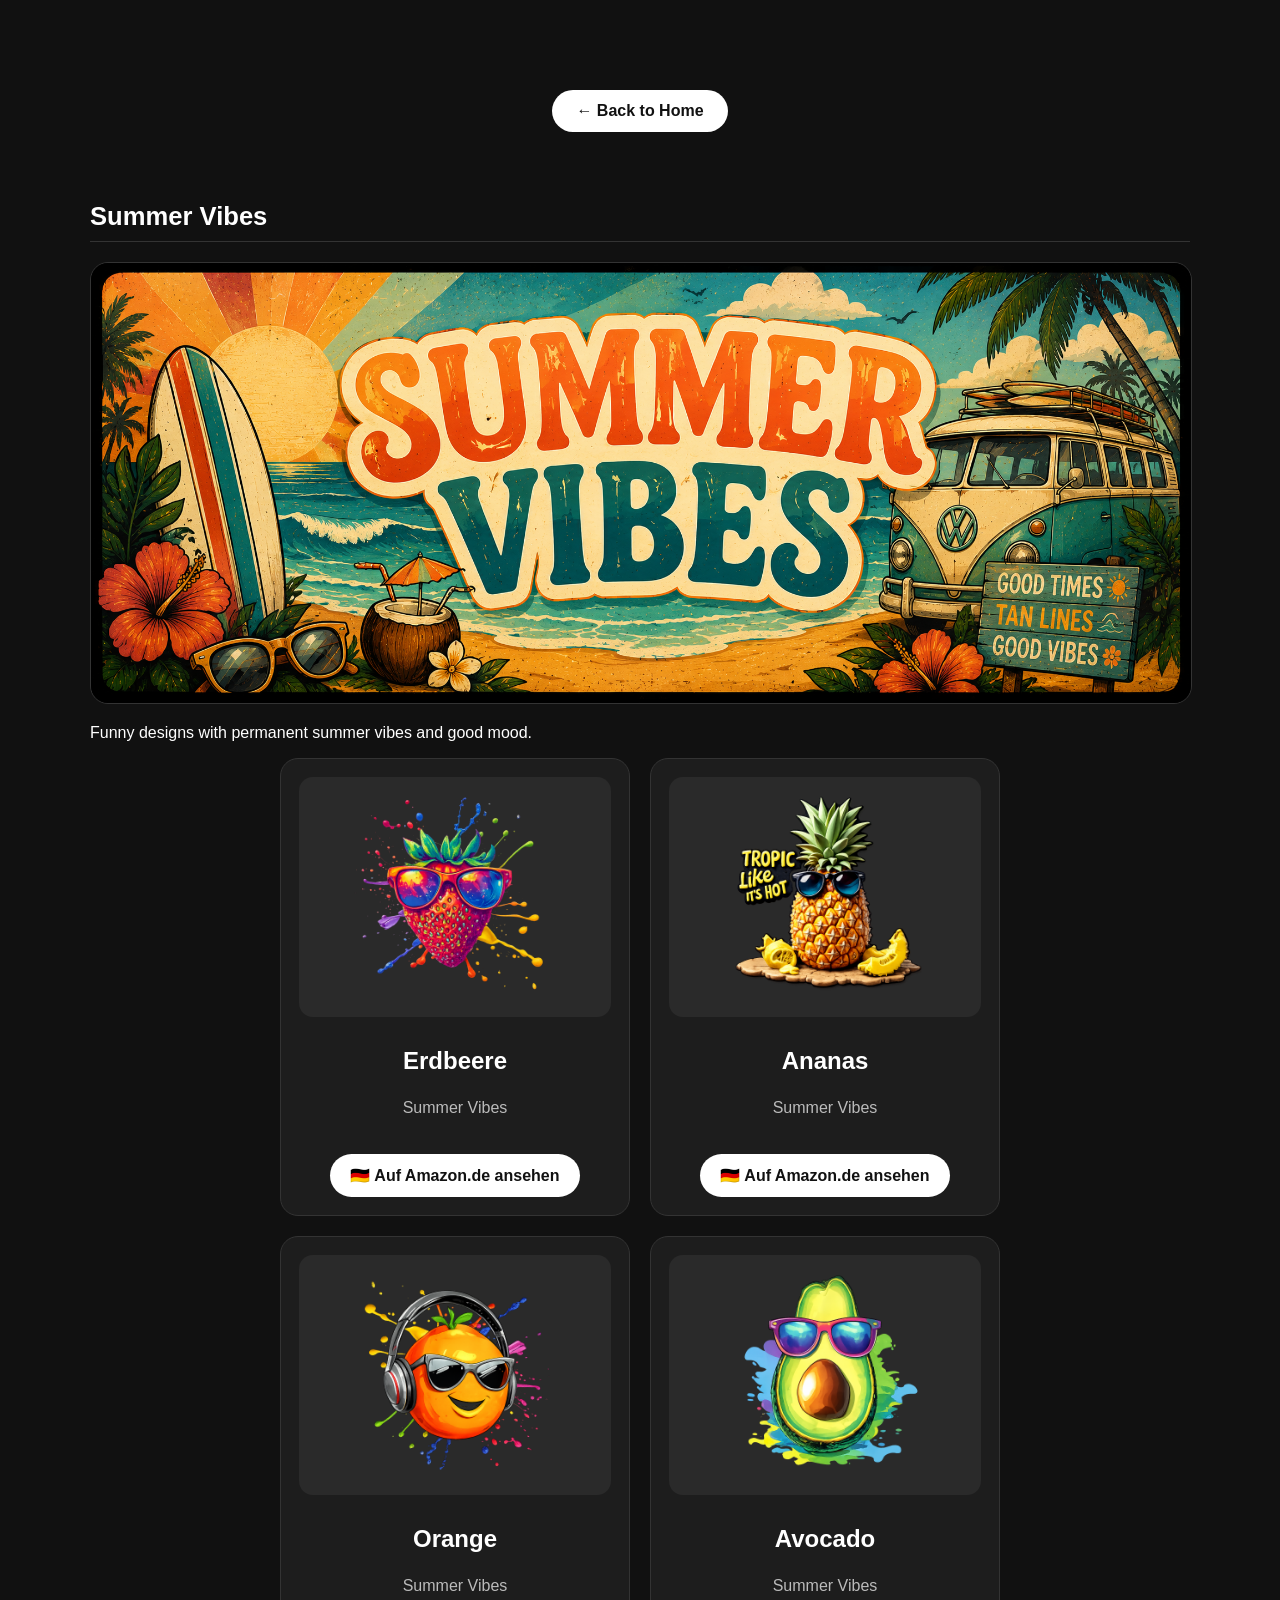
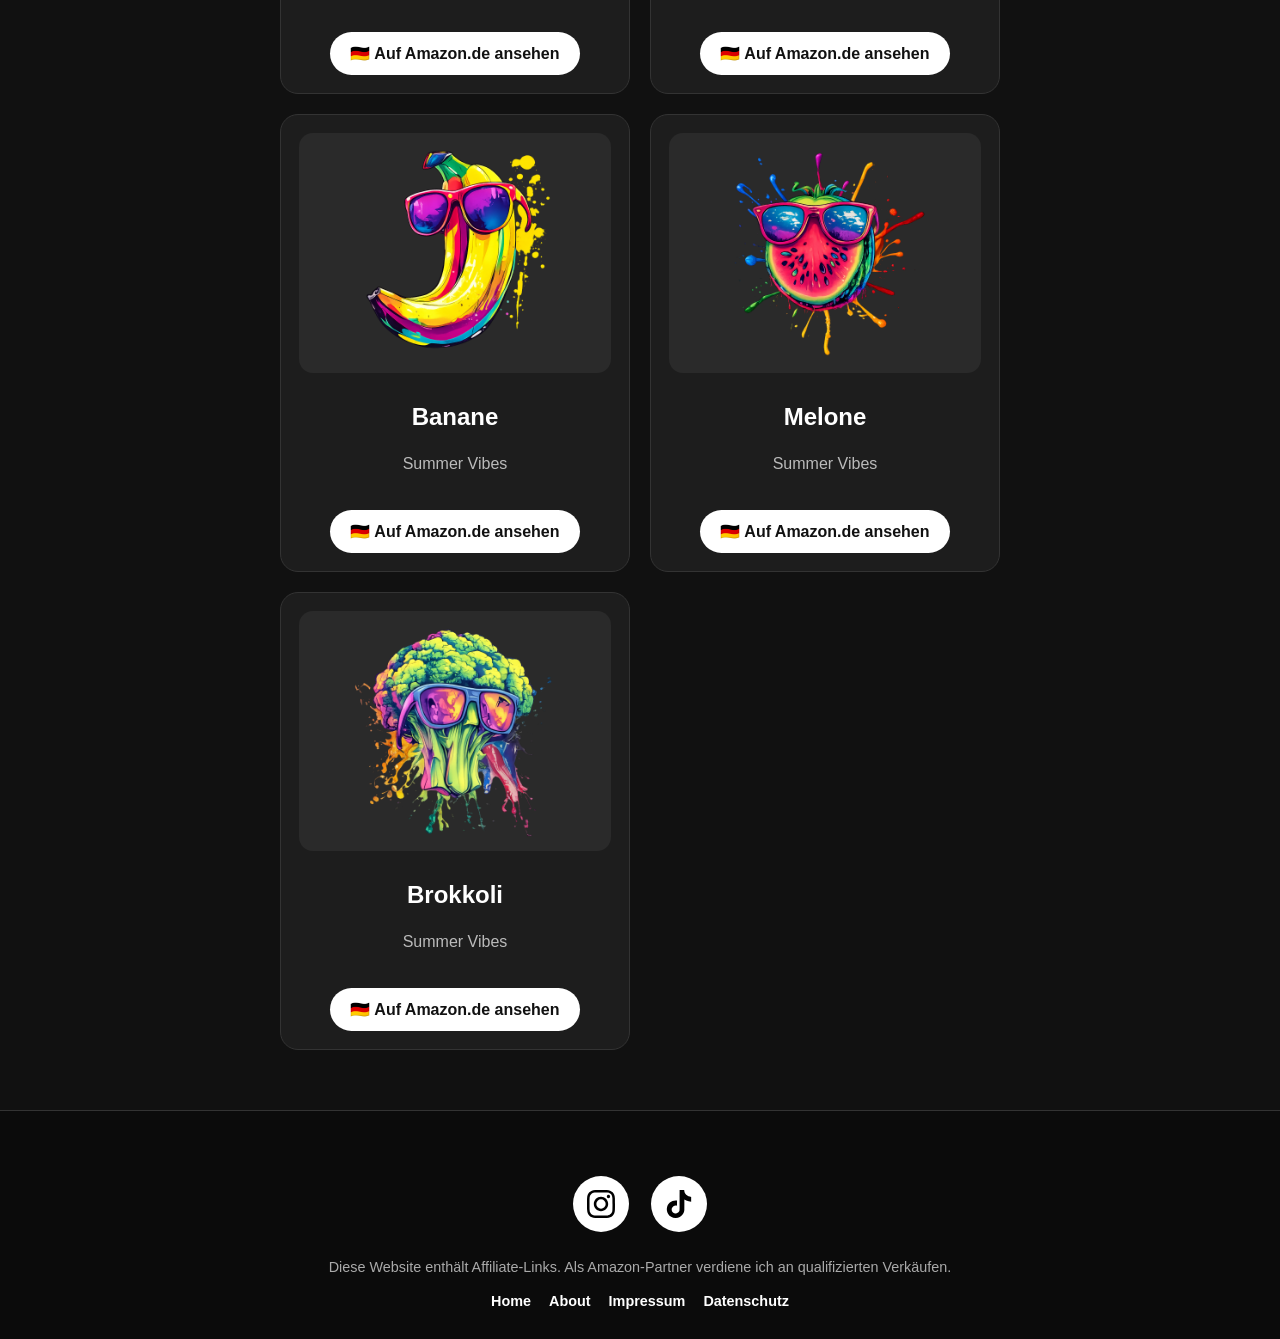
<file: summer-vibes.html>
<!DOCTYPE html>
<html lang="de">
<head>
  <meta charset="UTF-8">
  <meta name="viewport" content="width=device-width, initial-scale=1.0">

  <title>Summer Vibes - Fun Shirts Are Nice To Have</title>

  <link rel="stylesheet" href="style.css">
</head>
<body>

<header class="site-header">
  <a href="index.html">← Back to Home</a>
</header>

<main id="designGrid"></main>

<footer class="site-footer">
  <div class="social-links">

    <a href="https://www.instagram.com/funshirtsarenicetohave/"
       target="_blank"
       aria-label="Instagram">
      <img src="images/icons/instagram.svg" alt="Instagram">
    </a>

    <a href="https://www.tiktok.com/@funshirtsarenicet"
       target="_blank"
       aria-label="TikTok">
      <img src="images/icons/tiktok.svg" alt="TikTok">
    </a>

  </div>

  <p>
    Diese Website enthält Affiliate-Links. Als Amazon-Partner verdiene ich an qualifizierten Verkäufen.
  </p>

  <nav>
    <a href="index.html">Home</a>
    <a href="about.html">About</a>
    <a href="impressum.html">Impressum</a>
    <a href="datenschutz.html">Datenschutz</a>
  </nav>
</footer>

<script>
  const currentCollection = "Summer Vibes";
</script>

<script src="scripts.js"></script>

</body>
</html>
</file>
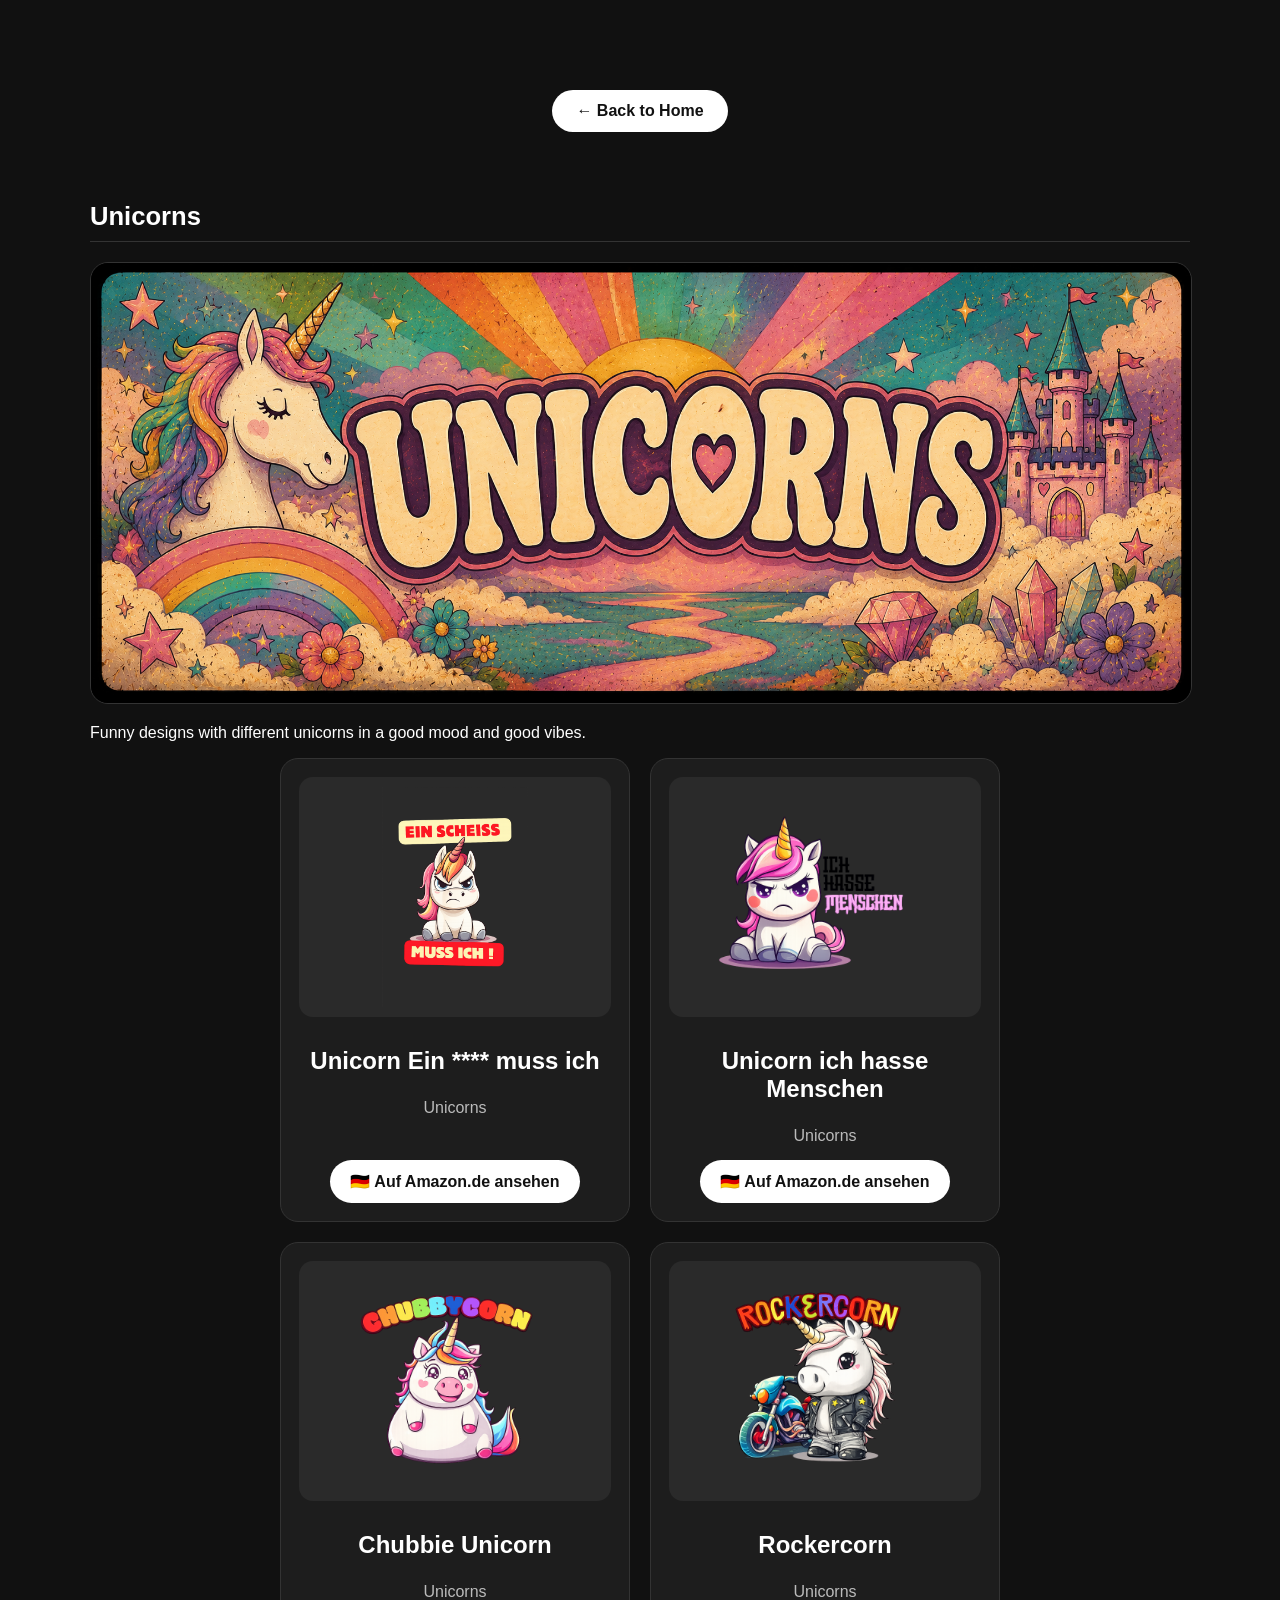
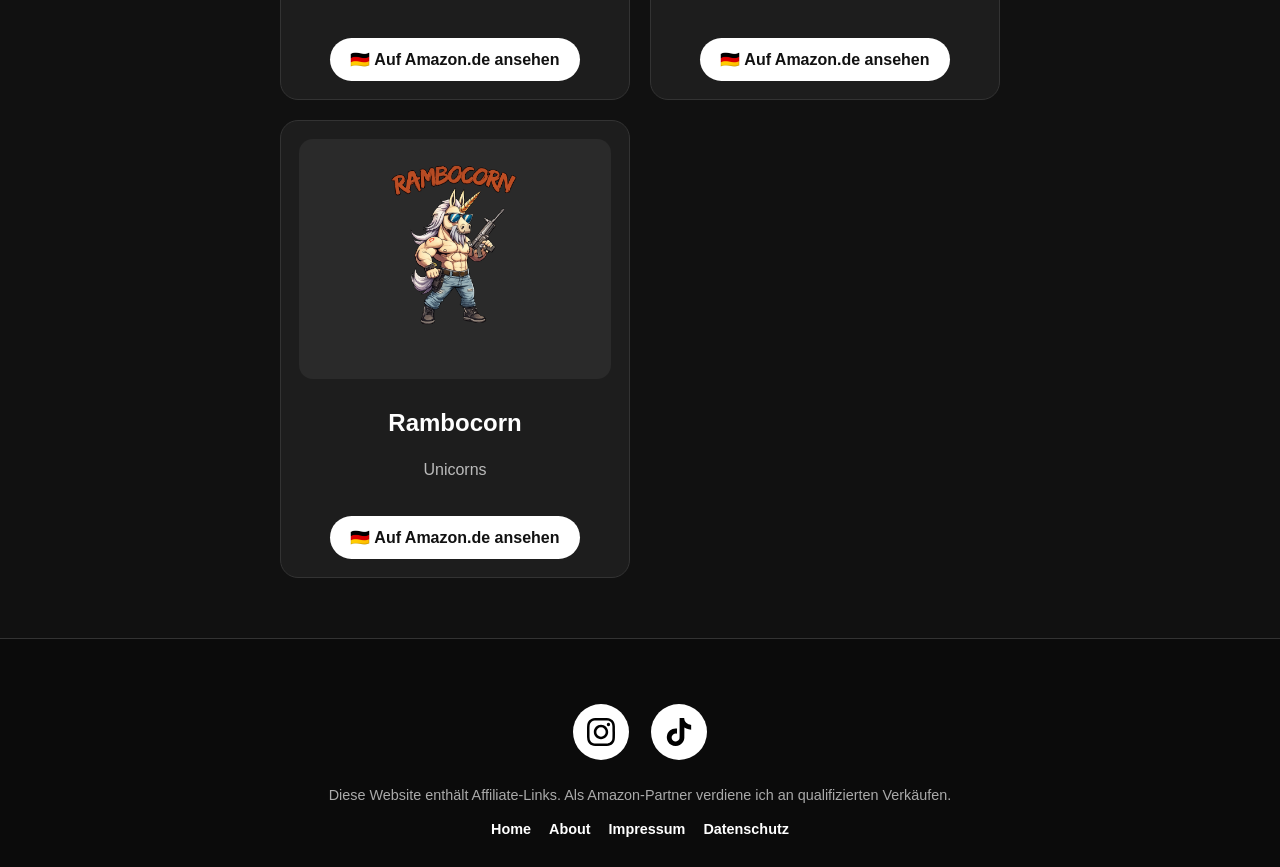
<file: unicorn.html>
<!DOCTYPE html>
<html lang="de">
<head>
  <meta charset="UTF-8">
  <meta name="viewport" content="width=device-width, initial-scale=1.0">

  <title>Unicorns - Fun Shirts Are Nice To Have</title>

  <link rel="stylesheet" href="style.css">
</head>
<body>

<header class="site-header">
  <a href="index.html">← Back to Home</a>
</header>

<main id="designGrid"></main>

<footer class="site-footer">
  <div class="social-links">

    <a href="https://www.instagram.com/funshirtsarenicetohave/"
       target="_blank"
       aria-label="Instagram">
      <img src="images/icons/instagram.svg" alt="Instagram">
    </a>

    <a href="https://www.tiktok.com/@funshirtsarenicet"
       target="_blank"
       aria-label="TikTok">
      <img src="images/icons/tiktok.svg" alt="TikTok">
    </a>

  </div>

  <p>
    Diese Website enthält Affiliate-Links. Als Amazon-Partner verdiene ich an qualifizierten Verkäufen.
  </p>

  <nav>
    <a href="index.html">Home</a>
    <a href="about.html">About</a>
    <a href="impressum.html">Impressum</a>
    <a href="datenschutz.html">Datenschutz</a>
  </nav>
</footer>

<script>
  const currentCollection = "Unicorns";
</script>

<script src="scripts.js"></script>

</body>
</html>
</file>
<file: style.css>
body {
  margin: 0;
  font-family: Arial, sans-serif;
  background: #111;
  color: white;
}

header {
  text-align: center;
  padding: 50px 20px 30px;
}

header h1 {
  margin: 0;
  font-size: 2rem;
}

header p {
  color: #bbb;
}

.grid {
  display: grid;
  grid-template-columns: repeat(2, 1fr);
  gap: 20px;
  padding: 20px;
  max-width: 1000px;
  margin: auto;
}

.card {
  background: #1d1d1d;
  border-radius: 18px;
  padding: 18px;
  text-align: center;
  border: 1px solid #333;
  transition: transform 0.25s ease, box-shadow 0.25s ease;

  display: flex;
  flex-direction: column;
  justify-content: flex-start;
  min-height: 420px;
}
.image-box {
  display: flex;
  justify-content: center;
  align-items: center;
  height: 220px;
  background: #2a2a2a;
  border-radius: 14px;
  margin-bottom: 15px;
  padding: 10px;
}

.image-box img {
    max-width: 100%;
    max-height: 100%;
    width: auto;
    height: auto;
    object-fit: contain;
}

.card:hover {
  transform: translateY(-6px);
  box-shadow: 0 10px 30px rgba(0,0,0,0.35);
}

.card h2 {
  margin: 15px 0 8px;
}

.card p {
  color: #bbb;
  margin-bottom: 15px;
}
.button {
  display: inline-block;
  margin-top: auto;
  padding: 12px 20px;
  border-radius: 999px;
  background: white;
  color: #111;
  text-decoration: none;
  font-weight: bold;
  align-self: center;
}
.collection-section {
  width: 100%;
  max-width: 1100px;
  margin: 40px auto;
  padding: 0 20px;
}

.collection-heading {
  font-size: 1.6rem;
  margin: 20px 0;
  padding-bottom: 10px;
  border-bottom: 1px solid #333;
}

.collection-grid {
  display: grid;
  gap: 20px;
  grid-template-columns: repeat(2, minmax(0, 1fr));
  max-width: 720px;
  margin: 0 auto;
}

.collection-banner {
  width: 100%;
  height: auto;
  object-fit: contain;
  display: block;
  border-radius: 18px;
  margin: 15px 0 20px;
  border: 1px solid #333;
}

.site-header {
  width: min(96vw, 1500px);
  margin: 20px auto 30px;
  box-sizing: border-box;
}

.header-banner {
  display: block;
  width: 100%;
  height: auto;
  border-radius: 20px;
}

.collection-nav {
  max-width: 1400px;
  margin: 20px auto 40px;
  padding: 0 20px;
  display: grid;
  grid-template-columns: repeat(auto-fit, minmax(220px, 1fr));
  gap: 20px;
}

.collection-nav a {
  text-decoration: none;
}

.collection-nav-banner {
  width: 100%;
  height: auto;
  display: block;
  border-radius: 18px;
  border: 1px solid #333;
  transition: transform .25s ease, box-shadow .25s ease;
}

.collection-nav-banner:hover {
  transform: translateY(-4px) scale(1.02);
  box-shadow: 0 10px 25px rgba(0,0,0,.35);
}

.explore-button,
.site-header a {
  display: inline-block;
  margin-top: 20px;
  padding: 12px 24px;
  background: #ffffff;
  color: #111;
  text-decoration: none;
  font-weight: bold;
  border-radius: 999px;
  transition: all .25s ease;
}

.explore-button:hover,
.site-header a:hover {
  background: #f0f0f0;
  transform: translateY(-2px);
}

@media (max-width: 600px) {
  .site-header {
    padding: 10px;
  }

  .site-header a {
    margin-top: 0;
  }

  .header-banner {
    border-radius: 12px;
  }

  .collection-nav {
    grid-template-columns: repeat(3, 1fr);
    gap: 10px;
    padding: 0 10px;
    margin: 12px auto 28px;
  }

  .collection-nav-banner {
    width: 100%;
    border-radius: 12px;
  }

  .collection-section {
    margin: 28px auto;
    padding: 0 12px;
  }

  .collection-heading {
    font-size: 1.3rem;
  }

  .collection-grid {
    gap: 12px;
  }

  .card {
    padding: 12px;
    border-radius: 14px;
  }

  .image-box {
    height: 180px;
  }

  .image-box img {
    max-width: 100%;
    max-height: 100%;
  }

  .card h2 {
    font-size: 1rem;
  }

  .button {
    padding: 10px 12px;
    font-size: 0.85rem;
  }
}

@media (max-width: 420px) {
  .collection-nav {
    grid-template-columns: repeat(2, 1fr);
  }
}
.site-footer {
  margin-top: 60px;
  padding: 30px 20px;
  text-align: center;
  background: #0b0b0b;
  border-top: 1px solid #333;
  color: #aaa;
  font-size: 0.9rem;
}

.site-footer p {
  max-width: 800px;
  margin: 0 auto 15px;
  line-height: 1.5;
}

.site-footer nav {
  display: flex;
  justify-content: center;
  gap: 18px;
  flex-wrap: wrap;
}

.site-footer a {
  color: #fff;
  text-decoration: none;
  font-weight: bold;
}

.site-footer a:hover {
  text-decoration: underline;
}
.legal-page {
  max-width: 900px;
  margin: 60px auto;
  padding: 0 20px;
  line-height: 1.7;
}

.legal-page h1 {
  margin-bottom: 25px;
}

.social-links {
  display: flex;
  justify-content: center;
  align-items: center;
  gap: 22px;
  margin: 35px 0 25px;
}

.social-links a {
  display: flex;
  justify-content: center;
  align-items: center;
  width: 56px;
  height: 56px;
  background: white;
  border-radius: 50%;
  transition: all .25s ease;
}

.social-links a:hover {
  transform: translateY(-3px) scale(1.08);
  box-shadow: 0 6px 20px rgba(255,255,255,.25);
}

.social-links img {
  width: 28px;
  height: 28px;
  display: block;
}
</file>
